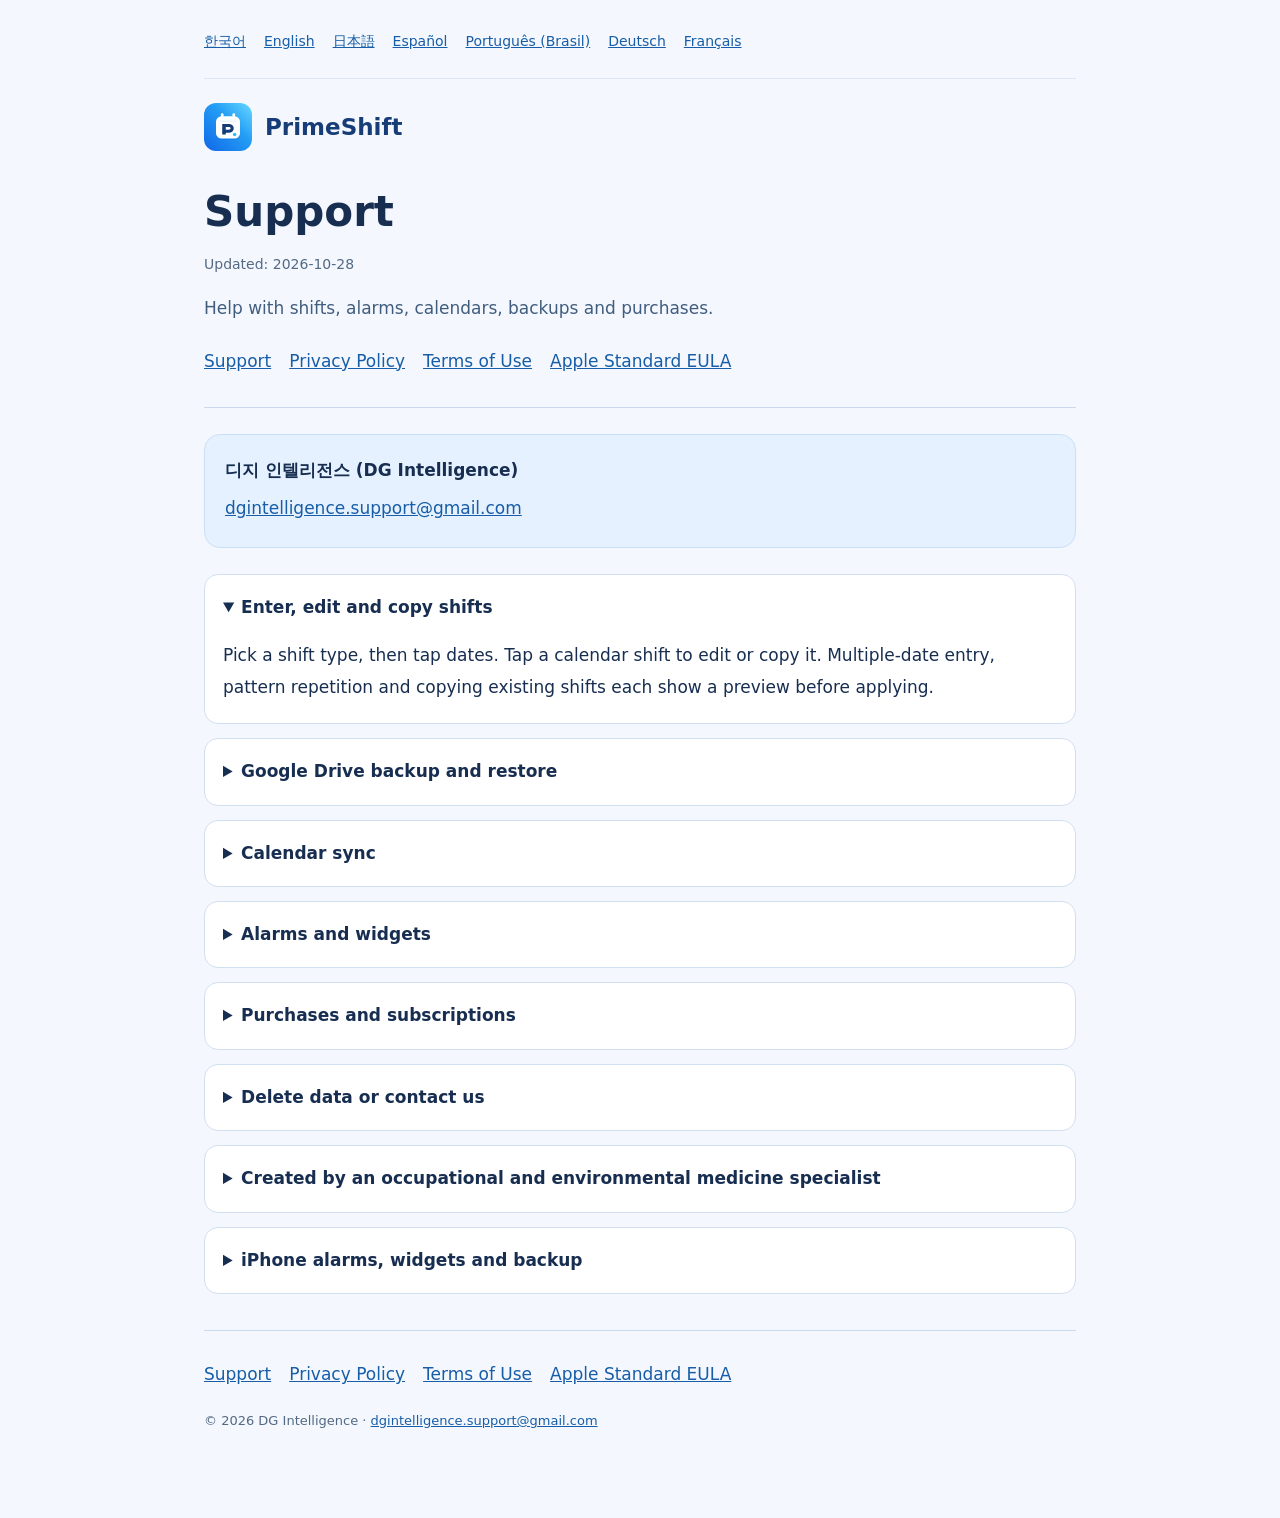
<file: index.html>
<!doctype html>
<html lang="en"><head><meta charset="utf-8"><meta name="viewport" content="width=device-width,initial-scale=1"><meta name="referrer" content="no-referrer"><meta name="description" content="PrimeShift support, privacy and terms. Operated by DG Intelligence."><title>PrimeShift · Support</title><link rel="icon" href="icon.svg" type="image/svg+xml"><link rel="stylesheet" href="style.css"><script src="site.js" defer></script></head><body><main><nav class="languages" aria-label="Language"><a href="index.html?lang=ko" lang="ko" hreflang="ko">한국어</a><a href="index.html?lang=en" lang="en" hreflang="en">English</a><a href="index.html?lang=ja" lang="ja" hreflang="ja">日本語</a><a href="index.html?lang=es" lang="es" hreflang="es">Español</a><a href="index.html?lang=pt-BR" lang="pt-BR" hreflang="pt-BR">Português (Brasil)</a><a href="index.html?lang=de" lang="de" hreflang="de">Deutsch</a><a href="index.html?lang=fr" lang="fr" hreflang="fr">Français</a></nav><article data-lang="ko" lang="ko" hidden><header><a class="brand" href="index.html?lang=ko"><img src="icon.svg" alt="" width="48" height="48">PrimeShift</a><h1>고객지원</h1><p class="date">최종 업데이트: 2026-10-28</p><p class="intro">근무표 입력, 알람, 캘린더 연결과 백업을 간단히 확인하세요.</p><nav class="pages" aria-label="PrimeShift"><a href="index.html?lang=ko">고객지원</a><a href="privacy.html?lang=ko">개인정보처리방침</a><a href="terms.html?lang=ko">이용약관</a><a href="https://www.apple.com/legal/internet-services/itunes/dev/stdeula/">Apple Standard EULA</a></nav></header><div class="contact"><b>디지 인텔리전스 (DG Intelligence)</b><a href="mailto:dgintelligence.support@gmail.com">dgintelligence.support@gmail.com</a></div><details open><summary>근무 입력·수정·복사</summary><p>근무 유형을 고르고 날짜를 누르면 입력합니다. 달력의 근무를 누르면 수정·다른 날 복사를 할 수 있습니다. 여러 날 입력, 패턴 반복, 기존 근무 복사는 각각의 날짜 미리보기를 확인한 뒤 적용하세요.</p></details><details><summary>Google Drive 백업·복원</summary><p>설정 → 데이터 백업·복원 → 백업 파일 저장에서 저장창 메뉴의 Google Drive를 선택하세요. 가져오기에서 JSON 파일을 고르고 날짜·기간·근무 수를 확인해 복원합니다. 자동 백업이 아니며 저장 후 Drive에서 업로드 완료를 확인하세요. 복원 전 현재 데이터도 백업하세요.</p></details><details><summary>캘린더 동기화</summary><p>Pro의 기기 캘린더 연결에서 쓸 수 있는 캘린더를 선택하세요. Google 계정 캘린더는 삼성 캘린더 앱에서도 볼 수 있습니다. 기기 전용 일정은 자동으로 Google 서버에 동기화되지 않습니다. 계정·기기의 동기화 상태를 확인하세요. 캘린더 동기화는 급여·메모·설정 전체 백업이 아닙니다.</p></details><details><summary>알람·위젯</summary><p>설정에서 출근 알람, 알림·정확한 알람 허용과 기기 알람 음량을 확인하세요. 테스트 알람으로 소리를 확인할 수 있습니다. 강제 중지 후에는 앱을 다시 여세요. Android 홈 화면을 길게 누르고 위젯 목록에서 프라임시프트를 추가할 수 있습니다.</p></details><details><summary>구매·구독·복원</summary><p>설정 → PrimeShift Pro에서 월간·연간 구독 또는 평생 이용권을 선택합니다. 구매 복원은 구매한 스토어와 같은 계정으로 이용하세요. iOS에서는 구독 관리가 Apple 관리 화면을 엽니다. 구독 해지·환불은 구매한 스토어에서 진행하며, 앱 삭제로 구독이 해지되지는 않습니다.</p></details><details><summary>데이터 삭제와 문의</summary><p>기기 전체 로컬 정보 삭제는 Android 앱 설정의 저장공간·데이터 삭제 또는 앱 삭제를 이용하세요. 백업 파일과 내보낸 캘린더는 따로 지웁니다. 문의에는 앱 버전·기종·OS·재현 순서만 먼저 보내세요. 비밀번호·인증번호·전체 카드정보는 보내지 말고 일정·급여가 보이는 자료는 필요한 부분만 가려서 보내세요.</p></details><details><summary>직업환경의학과 전문의가 만든 앱</summary><p>교대근무자의 근무와 휴식 시간을 한눈에 살펴보고, 일정 관리의 번거로움을 줄이기 위해 만들었습니다. 보기 쉬운 달력과 빠른 입력에 집중해, 근무 밖의 시간도 편하게 계획할 수 있도록 했습니다.</p></details><details><summary>iPhone 알람·위젯·백업</summary><p>iOS 26 이상은 시스템 알람을 사용합니다. 이전 버전은 무음·집중 모드의 영향을 받을 수 있는 알림으로 알려드립니다. 홈 화면을 길게 눌러 PrimeShift 위젯을 추가하세요. 설정 → 데이터 백업·복원에서 저장창의 iCloud Drive를 선택하고, 파일 앱의 동기화 완료를 확인하세요. 전체 로컬 정보를 지우려면 iOS에서 앱을 삭제하세요. 앱 정리하기(Offload)는 데이터를 보존합니다.</p></details><footer><nav class="pages" aria-label="PrimeShift"><a href="index.html?lang=ko">고객지원</a><a href="privacy.html?lang=ko">개인정보처리방침</a><a href="terms.html?lang=ko">이용약관</a><a href="https://www.apple.com/legal/internet-services/itunes/dev/stdeula/">Apple Standard EULA</a></nav><p>© 2026 DG Intelligence · <a href="mailto:dgintelligence.support@gmail.com">dgintelligence.support@gmail.com</a></p></footer></article>
<article data-lang="en" lang="en"><header><a class="brand" href="index.html?lang=en"><img src="icon.svg" alt="" width="48" height="48">PrimeShift</a><h1>Support</h1><p class="date">Updated: 2026-10-28</p><p class="intro">Help with shifts, alarms, calendars, backups and purchases.</p><nav class="pages" aria-label="PrimeShift"><a href="index.html?lang=en">Support</a><a href="privacy.html?lang=en">Privacy Policy</a><a href="terms.html?lang=en">Terms of Use</a><a href="https://www.apple.com/legal/internet-services/itunes/dev/stdeula/">Apple Standard EULA</a></nav></header><div class="contact"><b>디지 인텔리전스 (DG Intelligence)</b><a href="mailto:dgintelligence.support@gmail.com">dgintelligence.support@gmail.com</a></div><details open><summary>Enter, edit and copy shifts</summary><p>Pick a shift type, then tap dates. Tap a calendar shift to edit or copy it. Multiple-date entry, pattern repetition and copying existing shifts each show a preview before applying.</p></details><details><summary>Google Drive backup and restore</summary><p>Open Settings → Data backup and restore → Save backup, then choose Google Drive in the system picker menu. Import the JSON file and check its date, range and count before restoring. Backups are manual: confirm upload completion in Drive. Back up current data before replacing it.</p></details><details><summary>Calendar sync</summary><p>Choose a writable calendar in Pro's device-calendar connection. Google account calendars can also appear in Samsung Calendar. Device-only events do not automatically upload to Google. Check device and account sync settings. Calendar sync does not back up all pay rules, notes or app settings.</p></details><details><summary>Alarms and widgets</summary><p>Check shift alarms, notification/exact-alarm permission and device alarm volume in Settings. Use the test alarm to check sound. Reopen the app after force-stopping it. On Android, long-press the home screen and add PrimeShift from Widgets.</p></details><details><summary>Purchases and subscriptions</summary><p>Open Settings → PrimeShift Pro to choose a monthly, yearly or lifetime plan. Restore purchases with the same purchasing store and account. On iOS, Manage Subscription opens Apple’s management screen. Cancel or request refunds through the purchasing store. Uninstalling does not cancel a subscription.</p></details><details><summary>Delete data or contact us</summary><p>Clear app storage in Android settings or uninstall to remove local app data. Remove external backups and exported calendar events separately. Send app version, device, OS and reproduction steps first. Never send passwords, verification codes or full card details; redact private schedules and pay information.</p></details><details><summary>Created by an occupational and environmental medicine specialist</summary><p>PrimeShift was created to help shift workers see their work and rest time clearly and spend less effort managing schedules. A clear calendar and quick entry make it easier to plan life outside work, too.</p></details><details><summary>iPhone alarms, widgets and backup</summary><p>iOS 26 and later use system alarms. Earlier versions use notifications that can be affected by silent and Focus modes. Long-press the home screen to add a PrimeShift widget. In Settings → Backup/restore, choose iCloud Drive in the save picker and check that Files reports synchronization complete. Delete the app in iOS to remove all local app data; Offload App preserves data.</p></details><footer><nav class="pages" aria-label="PrimeShift"><a href="index.html?lang=en">Support</a><a href="privacy.html?lang=en">Privacy Policy</a><a href="terms.html?lang=en">Terms of Use</a><a href="https://www.apple.com/legal/internet-services/itunes/dev/stdeula/">Apple Standard EULA</a></nav><p>© 2026 DG Intelligence · <a href="mailto:dgintelligence.support@gmail.com">dgintelligence.support@gmail.com</a></p></footer></article>
<article data-lang="ja" lang="ja" hidden><header><a class="brand" href="index.html?lang=ja"><img src="icon.svg" alt="" width="48" height="48">PrimeShift</a><h1>サポート</h1><p class="date">最終更新日：2026年10月28日</p><p class="intro">シフト入力、アラーム、カレンダー、バックアップの使い方をご案内します。</p><nav class="pages" aria-label="PrimeShift"><a href="index.html?lang=ja">サポート</a><a href="privacy.html?lang=ja">プライバシーポリシー</a><a href="terms.html?lang=ja">利用規約</a><a href="https://www.apple.com/legal/internet-services/itunes/dev/stdeula/">Apple Standard EULA</a></nav></header><div class="contact"><b>디지 인텔리전스 (DG Intelligence)</b><a href="mailto:dgintelligence.support@gmail.com">dgintelligence.support@gmail.com</a></div><details open><summary>入力・編集・コピー</summary><p>勤務種類を選び日付をタップします。カレンダーの勤務をタップすると編集・別日コピーができます。複数日、パターン繰り返し、既存勤務コピーは各プレビューを確認して適用します。</p></details><details><summary>Google Driveバックアップ</summary><p>設定 → データのバックアップ・復元 → 保存でシステム保存先メニューのGoogle Driveを選びます。取り込みでJSONを選び日付・期間・件数を確認します。自動保存ではないためDriveのアップロード完了を確認し、復元前の現在データも保存してください。</p></details><details><summary>カレンダー同期</summary><p>Proの端末カレンダー連携で書き込み可能なものを選びます。Google予定はSamsung Calendarでも表示できます。端末専用予定はGoogleに自動送信されません。端末・アカウント同期設定を確認してください。給与・メモ・設定全体のバックアップにはなりません。</p></details><details><summary>アラームとウィジェット</summary><p>出勤アラーム、通知・正確なアラーム権限、端末のアラーム音量を確認しテスト機能を使ってください。強制停止後はアプリを開き直します。Androidホーム画面を長押ししウィジェットから追加できます。</p></details><details><summary>購入と復元</summary><p>設定 → PrimeShift Proで月間・年間・買い切りプランを選びます。購入したストアと同じアカウントで購入を復元してください。iOSの「サブスクリプションを管理」はAppleの管理画面を開きます。解約・返金は購入ストアで行います。アプリを削除しても解約されません。</p></details><details><summary>削除とお問い合わせ</summary><p>Android設定のアプリデータ消去やアンインストールでローカルデータを削除できます。外部バックアップ・書き出した予定は別途削除します。まずアプリ版、機種、OS、再現手順をお送りください。パスワード・認証番号・カード全情報は送らず、勤務・給与が写る部分は必要最小限にしてください。</p></details><details><summary>職業環境医学の専門医が開発</summary><p>交代勤務の方が勤務と休みの時間をひと目で確認し、予定管理の手間を減らせるように開発しました。見やすいカレンダーとすばやい入力で、仕事以外の時間も計画しやすくしました。</p></details><details><summary>iPhoneのアラーム・ウィジェット・バックアップ</summary><p>iOS 26以降はシステムアラームを使います。以前の通知は消音・集中モードの影響を受ける場合があります。ホーム画面を長押ししてPrimeShiftウィジェットを追加してください。設定のバックアップ・復元からiCloud Driveに保存し、ファイルで同期完了を確認します。全ローカルデータを消す場合はアプリを削除してください。「Appを取り除く」はデータを保持します。</p></details><footer><nav class="pages" aria-label="PrimeShift"><a href="index.html?lang=ja">サポート</a><a href="privacy.html?lang=ja">プライバシーポリシー</a><a href="terms.html?lang=ja">利用規約</a><a href="https://www.apple.com/legal/internet-services/itunes/dev/stdeula/">Apple Standard EULA</a></nav><p>© 2026 DG Intelligence · <a href="mailto:dgintelligence.support@gmail.com">dgintelligence.support@gmail.com</a></p></footer></article>
<article data-lang="es" lang="es" hidden><header><a class="brand" href="index.html?lang=es"><img src="icon.svg" alt="" width="48" height="48">PrimeShift</a><h1>Soporte</h1><p class="date">Actualizado: 2026-10-28</p><p class="intro">Ayuda con turnos, alarmas, calendarios, copias y compras.</p><nav class="pages" aria-label="PrimeShift"><a href="index.html?lang=es">Soporte</a><a href="privacy.html?lang=es">Política de privacidad</a><a href="terms.html?lang=es">Condiciones de uso</a><a href="https://www.apple.com/legal/internet-services/itunes/dev/stdeula/">Apple Standard EULA</a></nav></header><div class="contact"><b>디지 인텔리전스 (DG Intelligence)</b><a href="mailto:dgintelligence.support@gmail.com">dgintelligence.support@gmail.com</a></div><details open><summary>Introducir, editar y copiar</summary><p>Elige un turno y toca fechas. Toca el turno del calendario para editarlo o copiarlo. Revisa la vista previa de varios días, repetición de patrón o copia antes de aplicar.</p></details><details><summary>Copia en Google Drive</summary><p>En Ajustes → Copia y restauración → Guardar copia, elige Google Drive en el menú del selector. Importa el JSON y revisa fecha, periodo y cantidad. Es manual: confirma que Drive terminó la subida. Guarda los datos actuales antes de restaurar.</p></details><details><summary>Sincronizar calendarios</summary><p>En Pro, elige un calendario con escritura. Un calendario Google también puede verse en Samsung Calendar. Los eventos solo locales no se suben automáticamente. Revisa sincronización de dispositivo y cuenta. No es una copia completa de notas, salarios y ajustes.</p></details><details><summary>Alarmas y widgets</summary><p>Revisa alarmas, permisos de notificación y alarma exacta y volumen de alarma. Usa la prueba de sonido. Tras forzar la detención, abre la app. Añade el widget desde la pantalla de inicio Android.</p></details><details><summary>Compras</summary><p>Ve a Ajustes → PrimeShift Pro para elegir un plan mensual, anual o de por vida. Restaura compras con la misma tienda y cuenta. En iOS, Gestionar suscripción abre la pantalla de Apple. Cancela o pide un reembolso en la tienda de compra. Desinstalar no cancela la suscripción.</p></details><details><summary>Borrar datos y pedir ayuda</summary><p>Borra el almacenamiento de la app en Android o desinstala para eliminar datos locales; borra las copias y eventos exportados por separado. Envía versión, modelo, sistema y pasos. No envíes contraseñas, códigos ni datos completos de tarjeta. Oculta horarios y salarios privados.</p></details><details><summary>Creada por un médico especialista en medicina del trabajo y medioambiental</summary><p>PrimeShift se creó para que quienes trabajan por turnos puedan ver con claridad sus horas de trabajo y descanso y dedicar menos esfuerzo a organizar su agenda. Un calendario claro y una entrada rápida facilitan también planear la vida fuera del trabajo.</p></details><details><summary>Alarmas, widgets y copias en iPhone</summary><p>iOS 26 y posteriores usan alarmas del sistema. En versiones anteriores, silencio y Concentración pueden afectar a las notificaciones. Mantén pulsada la pantalla de inicio para añadir PrimeShift. Guarda en iCloud Drive desde ajustes de copia/restauración y comprueba la sincronización en Archivos. Elimina la app para borrar todos sus datos locales; desinstalarla conservando datos no los borra.</p></details><footer><nav class="pages" aria-label="PrimeShift"><a href="index.html?lang=es">Soporte</a><a href="privacy.html?lang=es">Política de privacidad</a><a href="terms.html?lang=es">Condiciones de uso</a><a href="https://www.apple.com/legal/internet-services/itunes/dev/stdeula/">Apple Standard EULA</a></nav><p>© 2026 DG Intelligence · <a href="mailto:dgintelligence.support@gmail.com">dgintelligence.support@gmail.com</a></p></footer></article>
<article data-lang="pt-BR" lang="pt-BR" hidden><header><a class="brand" href="index.html?lang=pt-BR"><img src="icon.svg" alt="" width="48" height="48">PrimeShift</a><h1>Suporte</h1><p class="date">Atualizado: 2026-10-28</p><p class="intro">Ajuda com escalas, alarmes, calendários, backups e compras.</p><nav class="pages" aria-label="PrimeShift"><a href="index.html?lang=pt-BR">Suporte</a><a href="privacy.html?lang=pt-BR">Política de Privacidade</a><a href="terms.html?lang=pt-BR">Termos de Uso</a><a href="https://www.apple.com/legal/internet-services/itunes/dev/stdeula/">Apple Standard EULA</a></nav></header><div class="contact"><b>디지 인텔리전스 (DG Intelligence)</b><a href="mailto:dgintelligence.support@gmail.com">dgintelligence.support@gmail.com</a></div><details open><summary>Incluir, editar e copiar</summary><p>Escolha um turno e toque nas datas. Toque no turno do calendário para editar ou copiar. Confira a prévia de vários dias, repetição de padrão ou cópia antes de aplicar.</p></details><details><summary>Backup no Google Drive</summary><p>Em Ajustes → Backup e restauração → Salvar backup, escolha Google Drive no menu do seletor. Importe o JSON e confira data, período e quantidade. O processo é manual: confirme a conclusão do upload no Drive. Salve os dados atuais antes de restaurar.</p></details><details><summary>Calendários</summary><p>No Pro, escolha um calendário gravável. A conta Google também pode aparecer no Samsung Calendar. Eventos apenas locais não sobem automaticamente. Confira a sincronização do aparelho e da conta. Isso não substitui backup completo de notas, remuneração e ajustes.</p></details><details><summary>Alarmes e widgets</summary><p>Confira alarmes, permissões de notificação e alarme exato e volume de alarme. Use o teste de som. Após forçar a parada, reabra o app. Adicione o widget pela tela inicial Android.</p></details><details><summary>Compras</summary><p>Abra Ajustes → PrimeShift Pro para escolher o plano mensal, anual ou vitalício. Restaure compras na mesma loja e conta da compra. No iOS, Gerenciar assinatura abre a tela da Apple. Cancele ou peça reembolso na loja da compra. Desinstalar não cancela a assinatura.</p></details><details><summary>Excluir dados e pedir ajuda</summary><p>Limpe o armazenamento do app no Android ou desinstale para excluir dados locais. Apague backups externos e eventos exportados separadamente. Envie versão, modelo, sistema e passos. Não envie senhas, códigos ou cartão completo; oculte escalas e dados salariais privados.</p></details><details><summary>Criado por um médico especialista em medicina do trabalho e ambiental</summary><p>O PrimeShift foi criado para ajudar quem trabalha em turnos a visualizar os horários de trabalho e descanso e reduzir o esforço de organizar a escala. Um calendário claro e a inclusão rápida facilitam também planejar a vida fora do trabalho.</p></details><details><summary>Alarmes, widgets e backup no iPhone</summary><p>O iOS 26 e posteriores usam alarmes do sistema. Em versões anteriores, silencioso e Foco podem afetar as notificações. Mantenha a tela inicial pressionada para adicionar o widget. Salve em iCloud Drive nos ajustes de backup/restauração e confira a sincronização em Arquivos. Apague o app para remover todos os dados locais; desinstalar preservando dados não os apaga.</p></details><footer><nav class="pages" aria-label="PrimeShift"><a href="index.html?lang=pt-BR">Suporte</a><a href="privacy.html?lang=pt-BR">Política de Privacidade</a><a href="terms.html?lang=pt-BR">Termos de Uso</a><a href="https://www.apple.com/legal/internet-services/itunes/dev/stdeula/">Apple Standard EULA</a></nav><p>© 2026 DG Intelligence · <a href="mailto:dgintelligence.support@gmail.com">dgintelligence.support@gmail.com</a></p></footer></article>
<article data-lang="de" lang="de" hidden><header><a class="brand" href="index.html?lang=de"><img src="icon.svg" alt="" width="48" height="48">PrimeShift</a><h1>Support</h1><p class="date">Aktualisiert: 2026-10-28</p><p class="intro">Hilfe zu Schichten, Weckalarmen, Kalendern, Sicherungen und Käufen.</p><nav class="pages" aria-label="PrimeShift"><a href="index.html?lang=de">Support</a><a href="privacy.html?lang=de">Datenschutzerklärung</a><a href="terms.html?lang=de">Nutzungsbedingungen</a><a href="https://www.apple.com/legal/internet-services/itunes/dev/stdeula/">Apple Standard EULA</a></nav></header><div class="contact"><b>디지 인텔리전스 (DG Intelligence)</b><a href="mailto:dgintelligence.support@gmail.com">dgintelligence.support@gmail.com</a></div><details open><summary>Eingeben, bearbeiten und kopieren</summary><p>Wähle eine Schicht und tippe auf Daten. Tippe auf eine Kalenderschicht zum Bearbeiten oder Kopieren. Prüfe vor Anwendung die Vorschau für mehrere Tage, Musterwiederholung oder Kopie.</p></details><details><summary>Google-Drive-Sicherung</summary><p>Unter Einstellungen → Datensicherung/Wiederherstellung → Sicherung speichern wähle Google Drive im Systemdialog. Importiere JSON und prüfe Datum, Zeitraum und Anzahl. Die Sicherung ist manuell: bestätige den abgeschlossenen Upload in Drive. Sichere aktuelle Daten vor dem Ersetzen.</p></details><details><summary>Kalendersynchronisierung</summary><p>Wähle in Pro einen beschreibbaren Kalender. Google-Kalender lassen sich auch in Samsung Calendar anzeigen. Rein lokale Termine werden nicht automatisch hochgeladen. Prüfe Geräte-/Kontosynchronisierung. Das ersetzt keine vollständige Sicherung von Vergütung, Notizen und Einstellungen.</p></details><details><summary>Alarme und Widgets</summary><p>Prüfe Schichtalarme, Benachrichtigungs-/Alarmberechtigungen und Alarmlautstärke. Nutze den Testalarm. Nach erzwungenem Stoppen App erneut öffnen. Android-Widget durch langes Drücken auf den Startbildschirm hinzufügen.</p></details><details><summary>Käufe</summary><p>Unter Einstellungen → PrimeShift Pro wählen Sie Monats-, Jahresabo oder Dauerkauf. Stellen Sie Käufe mit demselben Store und Kaufkonto wieder her. Unter iOS öffnet „Abo verwalten“ die Apple-Verwaltung. Kündigung und Erstattung erfolgen im Kauf-Store. Deinstallation kündigt kein Abo.</p></details><details><summary>Löschen und Kontakt</summary><p>App-Speicher in Android löschen oder deinstallieren, um lokale Daten zu entfernen. Externe Sicherungen und exportierte Termine separat löschen. Sende Version, Gerät, System und Schritte. Keine Passwörter, Bestätigungscodes oder vollständigen Kartendaten; private Pläne und Vergütung schwärzen.</p></details><details><summary>Von einem auf Arbeits- und Umweltmedizin spezialisierten Arzt entwickelt</summary><p>PrimeShift wurde entwickelt, damit Schichtarbeitende ihre Arbeits- und Ruhezeiten auf einen Blick sehen und weniger Aufwand mit der Planung haben. Ein übersichtlicher Kalender und eine schnelle Eingabe erleichtern auch die Planung der Zeit außerhalb der Arbeit.</p></details><details><summary>iPhone-Alarme, Widgets und Sicherung</summary><p>Ab iOS 26 werden Systemalarme verwendet. Bei älteren Versionen können Lautlos- und Fokusmodi Benachrichtigungen beeinflussen. Halte den Startbildschirm gedrückt, um PrimeShift hinzuzufügen. Wähle iCloud Drive beim Sichern und prüfe die abgeschlossene Synchronisierung in Dateien. Lösche die App für die vollständige lokale Datenlöschung; Auslagern behält Daten.</p></details><footer><nav class="pages" aria-label="PrimeShift"><a href="index.html?lang=de">Support</a><a href="privacy.html?lang=de">Datenschutzerklärung</a><a href="terms.html?lang=de">Nutzungsbedingungen</a><a href="https://www.apple.com/legal/internet-services/itunes/dev/stdeula/">Apple Standard EULA</a></nav><p>© 2026 DG Intelligence · <a href="mailto:dgintelligence.support@gmail.com">dgintelligence.support@gmail.com</a></p></footer></article>
<article data-lang="fr" lang="fr" hidden><header><a class="brand" href="index.html?lang=fr"><img src="icon.svg" alt="" width="48" height="48">PrimeShift</a><h1>Assistance</h1><p class="date">Mise à jour : 2026-10-28</p><p class="intro">Aide pour les services, alarmes, calendriers, sauvegardes et achats.</p><nav class="pages" aria-label="PrimeShift"><a href="index.html?lang=fr">Assistance</a><a href="privacy.html?lang=fr">Politique de confidentialité</a><a href="terms.html?lang=fr">Conditions d’utilisation</a><a href="https://www.apple.com/legal/internet-services/itunes/dev/stdeula/">Apple Standard EULA</a></nav></header><div class="contact"><b>디지 인텔리전스 (DG Intelligence)</b><a href="mailto:dgintelligence.support@gmail.com">dgintelligence.support@gmail.com</a></div><details open><summary>Saisir, modifier et copier</summary><p>Choisissez un service et touchez les dates. Touchez un service du calendrier pour le modifier ou copier. Vérifiez l’aperçu des jours multiples, de la répétition et de la copie avant application.</p></details><details><summary>Sauvegarde Google Drive</summary><p>Réglages → Sauvegarde/restauration → Enregistrer : choisissez Google Drive dans le sélecteur système. Importez le JSON et vérifiez date, période et nombre. C’est manuel : confirmez la fin du transfert dans Drive. Sauvegardez les données actuelles avant remplacement.</p></details><details><summary>Calendriers</summary><p>Dans Pro, choisissez un calendrier modifiable. Les calendriers Google peuvent aussi apparaître dans Samsung Calendar. Les événements purement locaux ne sont pas automatiquement transférés. Vérifiez la synchronisation de l’appareil et du compte. Ce n’est pas une sauvegarde complète des notes, salaires et réglages.</p></details><details><summary>Alarmes et widgets</summary><p>Vérifiez alarmes, autorisations de notification et d’alarme exacte, et volume d’alarme. Utilisez le test sonore. Rouvrez l’app après un arrêt forcé. Ajoutez le widget depuis l’écran d’accueil Android.</p></details><details><summary>Achats</summary><p>Ouvrez Réglages → PrimeShift Pro pour choisir un forfait mensuel, annuel ou à vie. Restaurez les achats avec la même boutique et le même compte. Sur iOS, Gérer l’abonnement ouvre l’écran Apple. Résiliez ou demandez un remboursement dans la boutique d’achat. Désinstaller ne résilie pas l’abonnement.</p></details><details><summary>Suppression et assistance</summary><p>Effacez le stockage de l’app dans Android ou désinstallez pour supprimer les données locales. Supprimez séparément sauvegardes et événements exportés. Envoyez version, modèle, système et étapes. N’envoyez jamais mots de passe, codes ou carte complète ; masquez plannings et rémunération privés.</p></details><details><summary>Créée par un médecin spécialiste en médecine du travail et environnementale</summary><p>PrimeShift a été créée pour aider les personnes travaillant en horaires décalés à voir clairement leurs temps de travail et de repos et à simplifier la gestion du planning. Un calendrier lisible et une saisie rapide facilitent aussi l’organisation de la vie en dehors du travail.</p></details><details><summary>Alarmes, widgets et sauvegarde sur iPhone</summary><p>iOS 26 et versions ultérieures utilisent les alarmes système. Sur les versions antérieures, silencieux et Concentration peuvent affecter les notifications. Maintenez l’écran d’accueil pour ajouter PrimeShift. Choisissez iCloud Drive lors de la sauvegarde et vérifiez la synchronisation dans Fichiers. Supprimez l’app pour effacer toutes ses données locales ; décharger l’app les conserve.</p></details><footer><nav class="pages" aria-label="PrimeShift"><a href="index.html?lang=fr">Assistance</a><a href="privacy.html?lang=fr">Politique de confidentialité</a><a href="terms.html?lang=fr">Conditions d’utilisation</a><a href="https://www.apple.com/legal/internet-services/itunes/dev/stdeula/">Apple Standard EULA</a></nav><p>© 2026 DG Intelligence · <a href="mailto:dgintelligence.support@gmail.com">dgintelligence.support@gmail.com</a></p></footer></article></main></body></html>
</file>
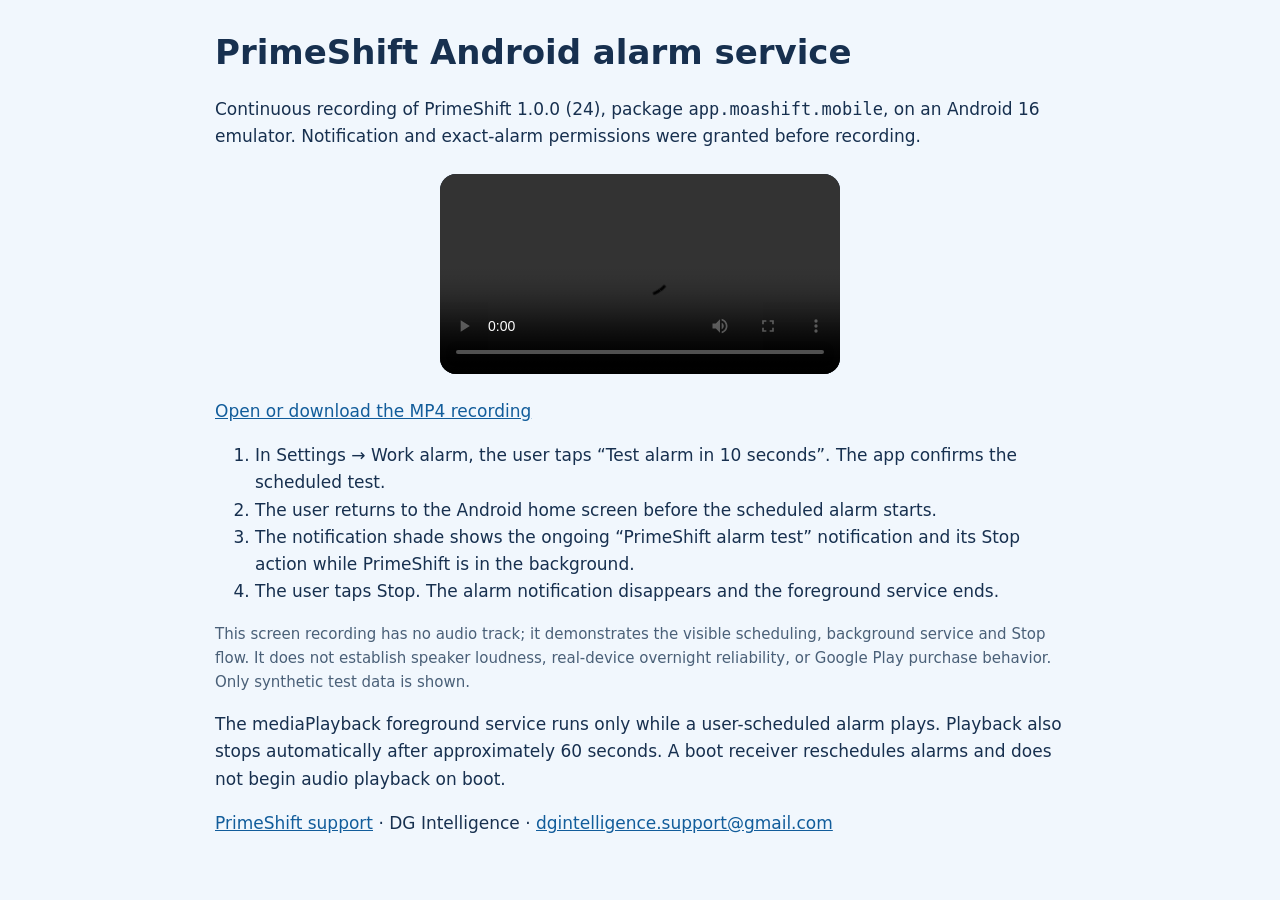
<file: alarm-service-demo.html>
<!doctype html>
<html lang="en">
<meta charset="utf-8">
<meta name="viewport" content="width=device-width,initial-scale=1">
<title>PrimeShift — Android alarm service demonstration</title>
<style>body{font:17px/1.6 system-ui,sans-serif;color:#17304f;background:#f1f7fd;max-width:850px;margin:32px auto;padding:0 20px}h1{line-height:1.2}video{display:block;background:#142943;width:min(100%,400px);max-height:75vh;border-radius:16px;margin:24px auto}a{color:#125d9b}.note{font-size:15px;color:#4a6078}</style>
<h1>PrimeShift Android alarm service</h1>
<p>Continuous recording of PrimeShift 1.0.0 (24), package <code>app.moashift.mobile</code>, on an Android 16 emulator. Notification and exact-alarm permissions were granted before recording.</p>
<video controls playsinline preload="metadata" src="alarm-service-demo.mp4"></video>
<p><a href="alarm-service-demo.mp4">Open or download the MP4 recording</a></p>
<ol>
<li>In Settings → Work alarm, the user taps “Test alarm in 10 seconds”. The app confirms the scheduled test.</li>
<li>The user returns to the Android home screen before the scheduled alarm starts.</li>
<li>The notification shade shows the ongoing “PrimeShift alarm test” notification and its Stop action while PrimeShift is in the background.</li>
<li>The user taps Stop. The alarm notification disappears and the foreground service ends.</li>
</ol>
<p class="note">This screen recording has no audio track; it demonstrates the visible scheduling, background service and Stop flow. It does not establish speaker loudness, real-device overnight reliability, or Google Play purchase behavior. Only synthetic test data is shown.</p>
<p>The mediaPlayback foreground service runs only while a user-scheduled alarm plays. Playback also stops automatically after approximately 60 seconds. A boot receiver reschedules alarms and does not begin audio playback on boot.</p>
<p><a href="./">PrimeShift support</a> · DG Intelligence · <a href="mailto:dgintelligence.support@gmail.com">dgintelligence.support@gmail.com</a></p>
</html>
</file>
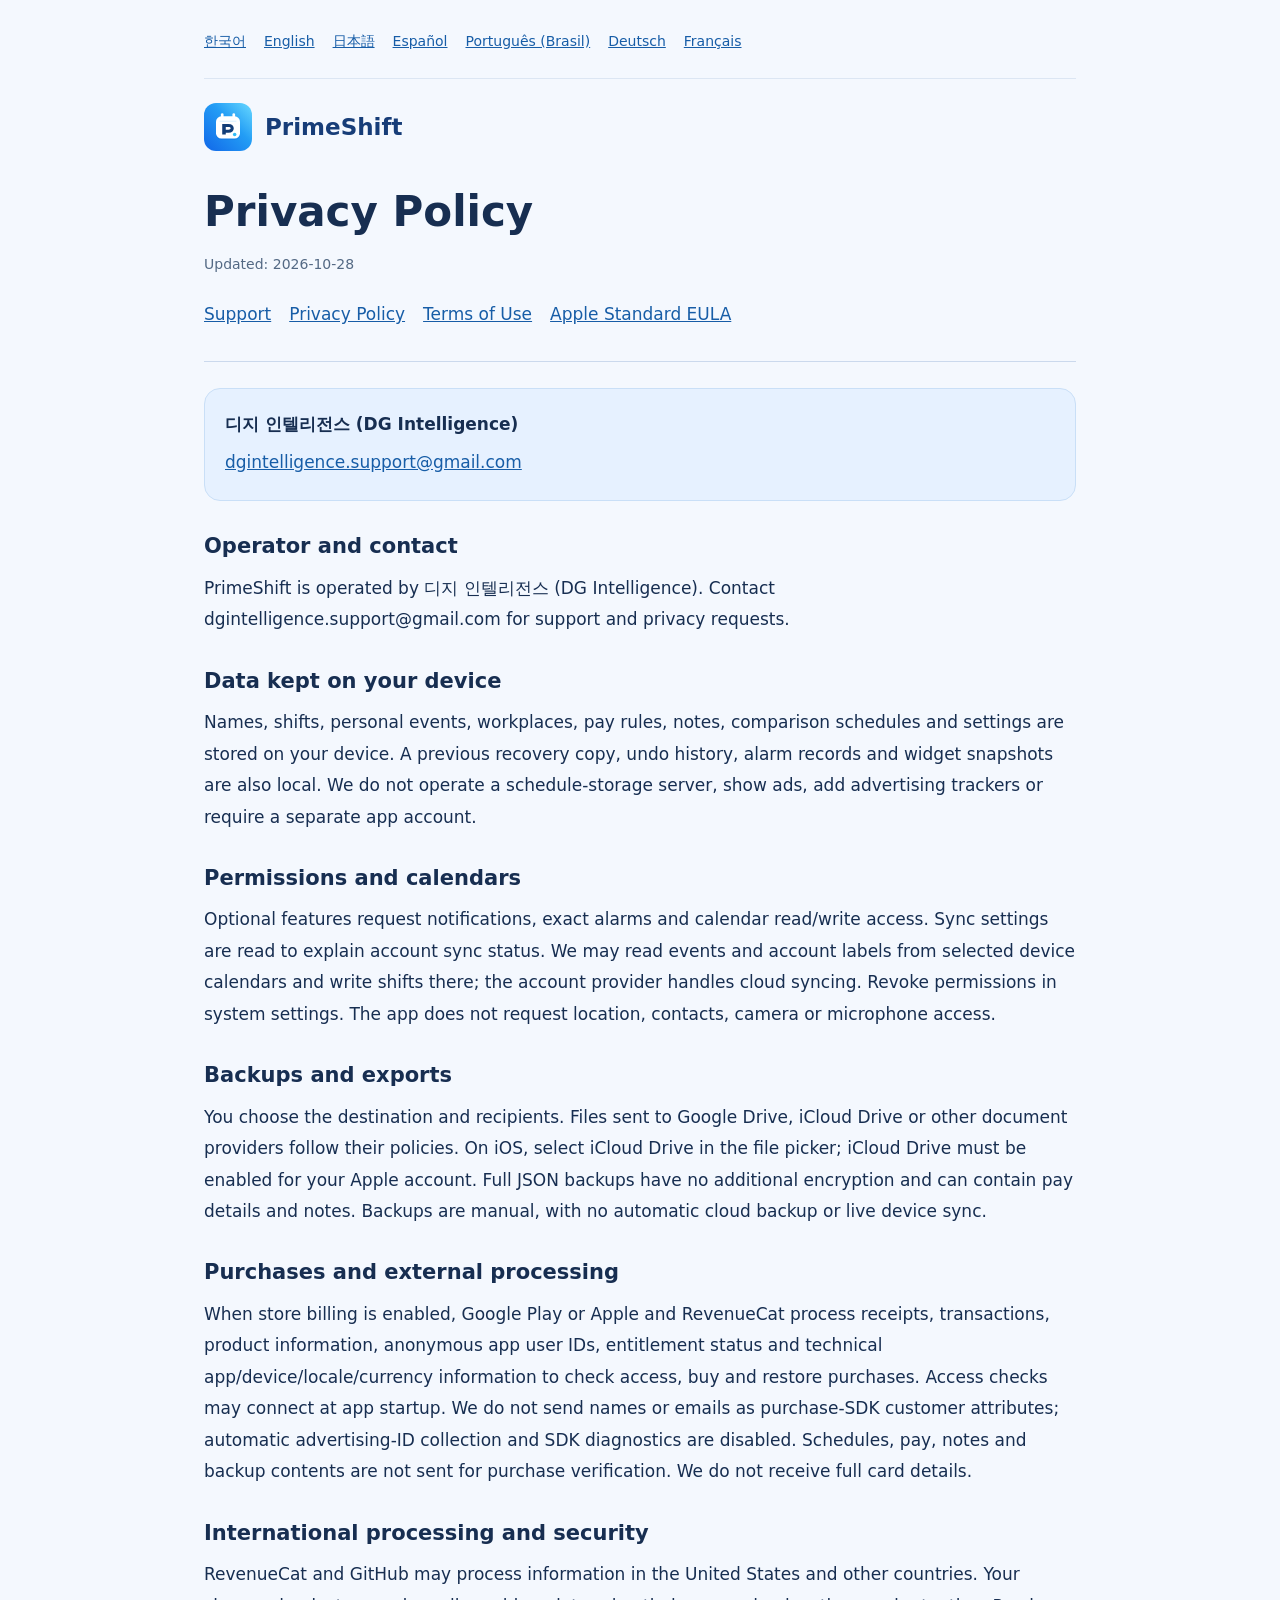
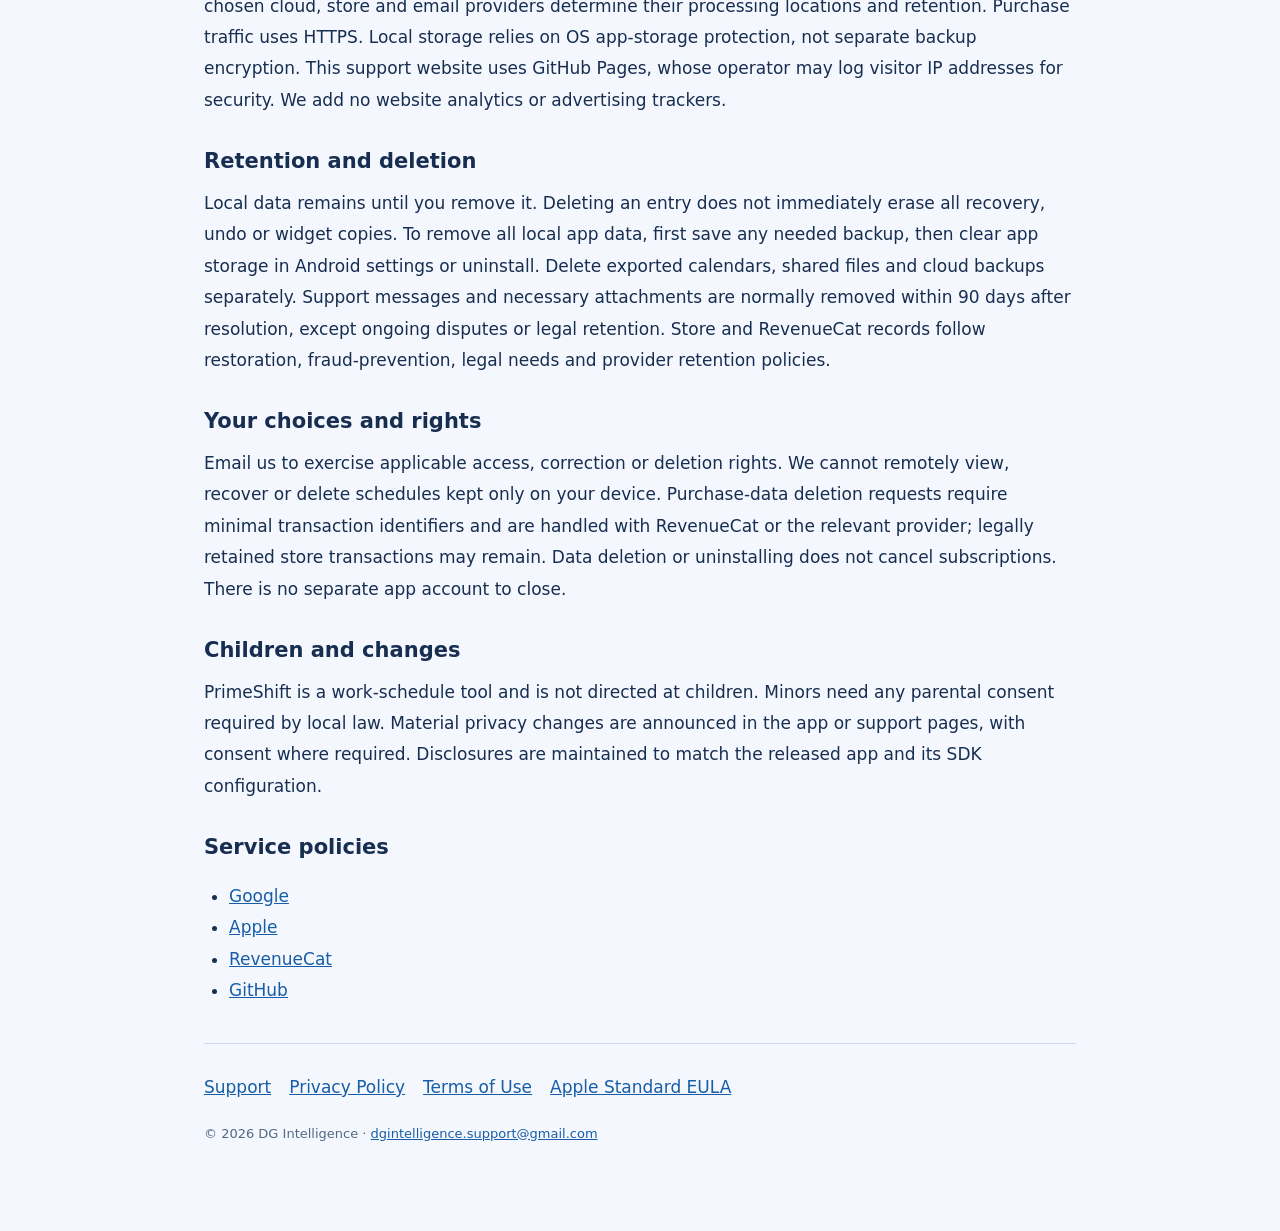
<file: privacy.html>
<!doctype html>
<html lang="en"><head><meta charset="utf-8"><meta name="viewport" content="width=device-width,initial-scale=1"><meta name="referrer" content="no-referrer"><meta name="description" content="PrimeShift support, privacy and terms. Operated by DG Intelligence."><title>PrimeShift · Privacy Policy</title><link rel="icon" href="icon.svg" type="image/svg+xml"><link rel="stylesheet" href="style.css"><script src="site.js" defer></script></head><body><main><nav class="languages" aria-label="Language"><a href="privacy.html?lang=ko" lang="ko" hreflang="ko">한국어</a><a href="privacy.html?lang=en" lang="en" hreflang="en">English</a><a href="privacy.html?lang=ja" lang="ja" hreflang="ja">日本語</a><a href="privacy.html?lang=es" lang="es" hreflang="es">Español</a><a href="privacy.html?lang=pt-BR" lang="pt-BR" hreflang="pt-BR">Português (Brasil)</a><a href="privacy.html?lang=de" lang="de" hreflang="de">Deutsch</a><a href="privacy.html?lang=fr" lang="fr" hreflang="fr">Français</a></nav><article data-lang="ko" lang="ko" hidden><header><a class="brand" href="index.html?lang=ko"><img src="icon.svg" alt="" width="48" height="48">PrimeShift</a><h1>개인정보처리방침</h1><p class="date">최종 업데이트: 2026-10-28</p><nav class="pages" aria-label="PrimeShift"><a href="index.html?lang=ko">고객지원</a><a href="privacy.html?lang=ko">개인정보처리방침</a><a href="terms.html?lang=ko">이용약관</a><a href="https://www.apple.com/legal/internet-services/itunes/dev/stdeula/">Apple Standard EULA</a></nav></header><div class="contact"><b>디지 인텔리전스 (DG Intelligence)</b><a href="mailto:dgintelligence.support@gmail.com">dgintelligence.support@gmail.com</a></div><section><h2>운영자와 문의</h2><p>프라임시프트(PrimeShift)의 운영자는 디지 인텔리전스(DG Intelligence)입니다. 개인정보 관련 요청과 고객지원은 dgintelligence.support@gmail.com으로 접수합니다.</p></section><section><h2>기기에 보관하는 정보</h2><p>이름·근무 일정·개인 일정·근무처·급여 규칙·메모·함께 보기 데이터·설정은 사용자 기기에 저장합니다. 복구용 직전 저장본, 실행 취소 기록, 알람 예약·재생 기록과 위젯 표시용 사본도 기기에 보관합니다. 운영자의 일정 보관 서버, 광고, 광고 추적 및 별도 앱 회원가입은 없습니다.</p></section><section><h2>권한과 캘린더</h2><p>선택 기능을 사용할 때 알림·정확한 알람·캘린더 읽기와 쓰기 권한을 요청합니다. 동기화 설정은 상태 안내에 사용합니다. 선택한 기기 캘린더의 일정과 계정 표시를 읽고 근무를 반영할 수 있으며, 클라우드 동기화는 해당 계정 제공자가 처리합니다. 권한은 시스템 설정에서 철회할 수 있습니다. 위치·연락처·카메라·마이크 권한은 요청하지 않습니다.</p></section><section><h2>백업과 내보내기</h2><p>사용자가 저장 위치와 공유 대상을 직접 선택합니다. Google Drive·iCloud Drive 등 문서 제공자나 다른 앱으로 보낸 파일은 해당 서비스의 정책을 따릅니다. iOS에서는 파일 저장창에서 iCloud Drive를 선택할 수 있으며 Apple 계정의 iCloud Drive 활성화가 필요합니다. JSON 전체 백업은 별도로 암호화하지 않으며 급여·메모가 포함될 수 있습니다. 백업은 수동이며 자동 클라우드 백업·실시간 기기 간 동기화는 제공하지 않습니다.</p></section><section><h2>구매 기능과 외부 처리</h2><p>스토어 구매 기능이 활성화된 배포본은 이용권 확인·구매·복원을 위해 Google Play 또는 Apple과 RevenueCat을 사용합니다. 영수증·거래 및 상품 정보, 익명 앱 이용자 ID, 이용권 상태와 앱·기기·지역·통화 등 서비스 기술 정보가 처리될 수 있습니다. 구매 기능 활성화 시 앱 시작의 이용권 확인에도 연결될 수 있습니다. 이름·이메일을 구매 SDK의 사용자 속성으로 보내지 않고 광고 식별자 자동 수집과 SDK 진단 전송은 꺼 둡니다. 일정·급여·메모·백업 내용은 구매 검증 서비스로 보내지 않습니다. 전체 카드정보는 앱이나 운영자가 받지 않습니다.</p></section><section><h2>국외 처리와 보안</h2><p>RevenueCat과 GitHub 등 외부 서비스는 미국 등 국외에서 정보를 처리할 수 있습니다. 선택한 클라우드·스토어·이메일 서비스의 처리 지역과 보존 정책은 각 제공자가 정합니다. 구매 통신은 HTTPS를 사용합니다. 기기 저장은 운영체제의 앱 저장소 보호를 이용하며 별도의 백업 파일 암호화를 의미하지 않습니다. 지원 웹사이트는 GitHub Pages로 제공되며 GitHub가 보안을 위해 방문 IP 등을 기록할 수 있습니다. 운영자가 웹 분석·광고 추적기를 추가하지 않습니다.</p></section><section><h2>보존과 삭제</h2><p>기기 정보는 사용자가 삭제할 때까지 보관합니다. 앱의 일정 삭제만으로 직전 저장본·실행 취소·위젯 사본 전체가 즉시 지워지는 것은 아닙니다. 모든 로컬 정보를 지우려면 먼저 필요한 백업을 저장한 뒤 Android 설정에서 앱 저장공간·데이터 삭제 또는 앱 삭제를 이용하세요. 클라우드 백업·공유 파일·내보낸 캘린더 사본은 해당 서비스에서 따로 삭제해야 합니다. 문의 이메일과 필요한 첨부는 해결 후 90일 이내 정리하되, 진행 중인 분쟁이나 법적 보존 의무가 있으면 필요한 기간 보관합니다. 스토어·RevenueCat의 구매 기록은 복원·부정 이용 방지·법적 의무와 제공자의 보존 정책에 따라 처리됩니다.</p></section><section><h2>권리와 요청</h2><p>열람·정정·삭제 등 적용되는 개인정보 권리는 지원 이메일로 요청할 수 있습니다. 로컬 일정은 운영자가 보유하지 않아 원격 조회·복구·삭제할 수 없습니다. 구매 검증 정보 삭제 요청은 필요한 최소한의 거래 식별 정보로 확인해 RevenueCat 등에서 처리하며, 스토어가 법적으로 보관해야 하는 거래 기록까지 삭제된다고 보장하지 않습니다. 삭제 요청이나 앱 삭제는 구독 해지가 아닙니다. 별도 앱 계정이 없어 앱 계정 탈퇴 절차도 없습니다.</p></section><section><h2>아동과 정책 변경</h2><p>근무 일정 관리용으로 설계했으며 아동을 대상으로 하지 않습니다. 미성년자는 적용 법령에 필요한 보호자 동의를 받아야 합니다. 중요한 개인정보 처리 변경은 앱 또는 지원 페이지에 알리고, 법령상 필요한 동의를 받습니다. 이 정책과 실제 배포본의 SDK 설정·스토어 공개 내용이 일치하도록 관리합니다.</p></section><section><h2>관련 서비스 정책</h2><ul><li><a href="https://policies.google.com/privacy" rel="noopener noreferrer" target="_blank">Google</a></li><li><a href="https://www.apple.com/legal/privacy/" rel="noopener noreferrer" target="_blank">Apple</a></li><li><a href="https://www.revenuecat.com/privacy/" rel="noopener noreferrer" target="_blank">RevenueCat</a></li><li><a href="https://docs.github.com/en/site-policy/privacy-policies/github-general-privacy-statement" rel="noopener noreferrer" target="_blank">GitHub</a></li></ul></section><footer><nav class="pages" aria-label="PrimeShift"><a href="index.html?lang=ko">고객지원</a><a href="privacy.html?lang=ko">개인정보처리방침</a><a href="terms.html?lang=ko">이용약관</a><a href="https://www.apple.com/legal/internet-services/itunes/dev/stdeula/">Apple Standard EULA</a></nav><p>© 2026 DG Intelligence · <a href="mailto:dgintelligence.support@gmail.com">dgintelligence.support@gmail.com</a></p></footer></article>
<article data-lang="en" lang="en"><header><a class="brand" href="index.html?lang=en"><img src="icon.svg" alt="" width="48" height="48">PrimeShift</a><h1>Privacy Policy</h1><p class="date">Updated: 2026-10-28</p><nav class="pages" aria-label="PrimeShift"><a href="index.html?lang=en">Support</a><a href="privacy.html?lang=en">Privacy Policy</a><a href="terms.html?lang=en">Terms of Use</a><a href="https://www.apple.com/legal/internet-services/itunes/dev/stdeula/">Apple Standard EULA</a></nav></header><div class="contact"><b>디지 인텔리전스 (DG Intelligence)</b><a href="mailto:dgintelligence.support@gmail.com">dgintelligence.support@gmail.com</a></div><section><h2>Operator and contact</h2><p>PrimeShift is operated by 디지 인텔리전스 (DG Intelligence). Contact dgintelligence.support@gmail.com for support and privacy requests.</p></section><section><h2>Data kept on your device</h2><p>Names, shifts, personal events, workplaces, pay rules, notes, comparison schedules and settings are stored on your device. A previous recovery copy, undo history, alarm records and widget snapshots are also local. We do not operate a schedule-storage server, show ads, add advertising trackers or require a separate app account.</p></section><section><h2>Permissions and calendars</h2><p>Optional features request notifications, exact alarms and calendar read/write access. Sync settings are read to explain account sync status. We may read events and account labels from selected device calendars and write shifts there; the account provider handles cloud syncing. Revoke permissions in system settings. The app does not request location, contacts, camera or microphone access.</p></section><section><h2>Backups and exports</h2><p>You choose the destination and recipients. Files sent to Google Drive, iCloud Drive or other document providers follow their policies. On iOS, select iCloud Drive in the file picker; iCloud Drive must be enabled for your Apple account. Full JSON backups have no additional encryption and can contain pay details and notes. Backups are manual, with no automatic cloud backup or live device sync.</p></section><section><h2>Purchases and external processing</h2><p>When store billing is enabled, Google Play or Apple and RevenueCat process receipts, transactions, product information, anonymous app user IDs, entitlement status and technical app/device/locale/currency information to check access, buy and restore purchases. Access checks may connect at app startup. We do not send names or emails as purchase-SDK customer attributes; automatic advertising-ID collection and SDK diagnostics are disabled. Schedules, pay, notes and backup contents are not sent for purchase verification. We do not receive full card details.</p></section><section><h2>International processing and security</h2><p>RevenueCat and GitHub may process information in the United States and other countries. Your chosen cloud, store and email providers determine their processing locations and retention. Purchase traffic uses HTTPS. Local storage relies on OS app-storage protection, not separate backup encryption. This support website uses GitHub Pages, whose operator may log visitor IP addresses for security. We add no website analytics or advertising trackers.</p></section><section><h2>Retention and deletion</h2><p>Local data remains until you remove it. Deleting an entry does not immediately erase all recovery, undo or widget copies. To remove all local app data, first save any needed backup, then clear app storage in Android settings or uninstall. Delete exported calendars, shared files and cloud backups separately. Support messages and necessary attachments are normally removed within 90 days after resolution, except ongoing disputes or legal retention. Store and RevenueCat records follow restoration, fraud-prevention, legal needs and provider retention policies.</p></section><section><h2>Your choices and rights</h2><p>Email us to exercise applicable access, correction or deletion rights. We cannot remotely view, recover or delete schedules kept only on your device. Purchase-data deletion requests require minimal transaction identifiers and are handled with RevenueCat or the relevant provider; legally retained store transactions may remain. Data deletion or uninstalling does not cancel subscriptions. There is no separate app account to close.</p></section><section><h2>Children and changes</h2><p>PrimeShift is a work-schedule tool and is not directed at children. Minors need any parental consent required by local law. Material privacy changes are announced in the app or support pages, with consent where required. Disclosures are maintained to match the released app and its SDK configuration.</p></section><section><h2>Service policies</h2><ul><li><a href="https://policies.google.com/privacy" rel="noopener noreferrer" target="_blank">Google</a></li><li><a href="https://www.apple.com/legal/privacy/" rel="noopener noreferrer" target="_blank">Apple</a></li><li><a href="https://www.revenuecat.com/privacy/" rel="noopener noreferrer" target="_blank">RevenueCat</a></li><li><a href="https://docs.github.com/en/site-policy/privacy-policies/github-general-privacy-statement" rel="noopener noreferrer" target="_blank">GitHub</a></li></ul></section><footer><nav class="pages" aria-label="PrimeShift"><a href="index.html?lang=en">Support</a><a href="privacy.html?lang=en">Privacy Policy</a><a href="terms.html?lang=en">Terms of Use</a><a href="https://www.apple.com/legal/internet-services/itunes/dev/stdeula/">Apple Standard EULA</a></nav><p>© 2026 DG Intelligence · <a href="mailto:dgintelligence.support@gmail.com">dgintelligence.support@gmail.com</a></p></footer></article>
<article data-lang="ja" lang="ja" hidden><header><a class="brand" href="index.html?lang=ja"><img src="icon.svg" alt="" width="48" height="48">PrimeShift</a><h1>プライバシーポリシー</h1><p class="date">最終更新日：2026年10月28日</p><nav class="pages" aria-label="PrimeShift"><a href="index.html?lang=ja">サポート</a><a href="privacy.html?lang=ja">プライバシーポリシー</a><a href="terms.html?lang=ja">利用規約</a><a href="https://www.apple.com/legal/internet-services/itunes/dev/stdeula/">Apple Standard EULA</a></nav></header><div class="contact"><b>디지 인텔리전스 (DG Intelligence)</b><a href="mailto:dgintelligence.support@gmail.com">dgintelligence.support@gmail.com</a></div><section><h2>運営者とお問い合わせ</h2><p>PrimeShiftの運営者はディジ インテリジェンス（디지 인텔리전스 / DG Intelligence）です。サポート・個人情報に関するご連絡先は dgintelligence.support@gmail.com です。</p></section><section><h2>端末内のデータ</h2><p>名前、勤務・個人予定、勤務先、給与ルール、メモ、比較用シフト、設定は端末内に保存します。復旧用の直前データ、取り消し履歴、アラーム記録、ウィジェット用データも端末内に保存します。運営者による予定保存サーバー、広告・広告追跡、独自のアプリ会員登録はありません。</p></section><section><h2>権限とカレンダー</h2><p>任意の機能で通知、正確なアラーム、カレンダーの読み書き権限を求めます。同期設定は状態の案内に利用します。選択した端末カレンダーの予定・アカウント表示を読み、勤務を書き込めます。クラウド同期はアカウント提供者が処理します。権限は端末設定で取り消せます。位置・連絡先・カメラ・マイク権限は求めません。</p></section><section><h2>バックアップと書き出し</h2><p>保存先や共有先は利用者が選びます。Google Drive・iCloud Driveなどの提供者に送るファイルには各社の方針が適用されます。iOSの保存画面でiCloud Driveを選ぶにはAppleアカウントで有効にする必要があります。JSONバックアップは個別に暗号化せず給与・メモを含む場合があります。手動保存であり、自動クラウド保存・リアルタイム端末同期ではありません。</p></section><section><h2>購入に関する処理</h2><p>課金が有効な配布版ではGoogle PlayまたはAppleとRevenueCatが、購入確認・復元のため領収情報、取引・商品情報、匿名アプリ利用者ID、利用権、アプリ・端末・地域・通貨などの技術情報を処理する場合があります。起動時の利用権確認でも通信する場合があります。氏名・メールを購入SDKの顧客属性として送らず、広告ID自動収集とSDK診断送信は無効です。予定・給与・メモ・バックアップ本文は購入検証に送りません。カード情報全体は受け取りません。</p></section><section><h2>国外処理と安全性</h2><p>RevenueCat、GitHubなどは米国等で処理する場合があります。選択したクラウド・ストア・メールの処理地域や保存期間は各提供者によります。購入通信はHTTPSを利用します。端末内保存はOSの保護を使い、バックアップの個別暗号化を意味しません。支援サイトはGitHub Pagesを使い、GitHubが安全管理のためIP等を記録する場合があります。独自のウェブ解析・広告追跡は追加しません。</p></section><section><h2>保存と削除</h2><p>端末データは利用者が削除するまで保存します。予定の削除だけで復旧・取り消し・ウィジェットの全コピーが直ちに消えるわけではありません。必要なバックアップ後、Android設定のアプリデータ消去またはアンインストールで全ローカル情報を削除できます。クラウド・共有ファイル・書き出した予定は別途削除してください。問い合わせと必要な添付は原則解決後90日以内に整理しますが、紛争や法定保存は除きます。購入記録は復元、不正防止、法令と提供者の保存方針に従います。</p></section><section><h2>権利とご依頼</h2><p>適用される開示・訂正・削除の権利は支援メールへご依頼ください。端末内だけの予定を運営者が遠隔閲覧・復旧・削除することはできません。購入データの削除は必要最小限の取引識別情報で確認して提供者と処理しますが、法定保存されるストア記録の消去は保証しません。削除やアンインストールは購読解約ではありません。独自アカウントがないため退会手続きもありません。</p></section><section><h2>子どもと変更</h2><p>勤務予定管理用であり子どもを対象にしていません。未成年者には法令上必要な保護者同意が必要です。重要な変更はアプリまたは支援ページで知らせ、必要な同意を得ます。公開内容を実際の配布版とSDK設定に合わせて管理します。</p></section><section><h2>関連サービスの方針</h2><ul><li><a href="https://policies.google.com/privacy" rel="noopener noreferrer" target="_blank">Google</a></li><li><a href="https://www.apple.com/legal/privacy/" rel="noopener noreferrer" target="_blank">Apple</a></li><li><a href="https://www.revenuecat.com/privacy/" rel="noopener noreferrer" target="_blank">RevenueCat</a></li><li><a href="https://docs.github.com/en/site-policy/privacy-policies/github-general-privacy-statement" rel="noopener noreferrer" target="_blank">GitHub</a></li></ul></section><footer><nav class="pages" aria-label="PrimeShift"><a href="index.html?lang=ja">サポート</a><a href="privacy.html?lang=ja">プライバシーポリシー</a><a href="terms.html?lang=ja">利用規約</a><a href="https://www.apple.com/legal/internet-services/itunes/dev/stdeula/">Apple Standard EULA</a></nav><p>© 2026 DG Intelligence · <a href="mailto:dgintelligence.support@gmail.com">dgintelligence.support@gmail.com</a></p></footer></article>
<article data-lang="es" lang="es" hidden><header><a class="brand" href="index.html?lang=es"><img src="icon.svg" alt="" width="48" height="48">PrimeShift</a><h1>Política de privacidad</h1><p class="date">Actualizado: 2026-10-28</p><nav class="pages" aria-label="PrimeShift"><a href="index.html?lang=es">Soporte</a><a href="privacy.html?lang=es">Política de privacidad</a><a href="terms.html?lang=es">Condiciones de uso</a><a href="https://www.apple.com/legal/internet-services/itunes/dev/stdeula/">Apple Standard EULA</a></nav></header><div class="contact"><b>디지 인텔리전스 (DG Intelligence)</b><a href="mailto:dgintelligence.support@gmail.com">dgintelligence.support@gmail.com</a></div><section><h2>Responsable y contacto</h2><p>PrimeShift está operada por 디지 인텔리전스 (DG Intelligence). Contacto de soporte y privacidad: dgintelligence.support@gmail.com.</p></section><section><h2>Datos en el dispositivo</h2><p>El nombre, turnos, citas, centros de trabajo, reglas salariales, notas, calendarios comparados y ajustes se guardan localmente. También la copia anterior de recuperación, el historial de deshacer, registros de alarmas y vistas del widget. No tenemos servidor de agendas, anuncios, rastreadores publicitarios ni una cuenta propia obligatoria.</p></section><section><h2>Permisos y calendarios</h2><p>Las funciones opcionales piden notificaciones, alarmas exactas y lectura/escritura del calendario. Leemos ajustes de sincronización para informar del estado. Podemos leer eventos y etiquetas de cuenta de calendarios elegidos y añadir turnos; el proveedor gestiona la sincronización en la nube. Revoca permisos en los ajustes del sistema. No pedimos ubicación, contactos, cámara ni micrófono.</p></section><section><h2>Copias y exportaciones</h2><p>Tú eliges destino y destinatarios. Los archivos enviados a Google Drive, iCloud Drive u otros proveedores siguen sus políticas. En iOS, selecciona iCloud Drive en el selector; debe estar activado en tu cuenta Apple. La copia JSON no tiene cifrado adicional y puede contener salarios y notas. Las copias son manuales, sin copia automática ni sincronización instantánea.</p></section><section><h2>Compras y servicios externos</h2><p>Con los pagos habilitados, Google Play o Apple y RevenueCat pueden tratar recibos, transacciones, productos, ID anónimo de usuario, acceso Pro y datos técnicos de app, dispositivo, configuración regional y moneda. También puede haber consultas de acceso al iniciar. No enviamos nombres ni correos como atributos del SDK; la recopilación automática de ID publicitario y los diagnósticos están desactivados. No enviamos turnos, salarios, notas ni copias para verificar compras. No recibimos datos completos de tarjeta.</p></section><section><h2>Tratamiento internacional y seguridad</h2><p>RevenueCat y GitHub pueden tratar datos en Estados Unidos y otros países. Cada proveedor de nube, tienda o correo determina sus lugares y plazos. Las compras usan HTTPS; el almacenamiento local utiliza la protección del sistema, no cifrado adicional del archivo. GitHub Pages aloja este sitio y puede registrar IP por seguridad. No añadimos analítica web ni rastreadores publicitarios.</p></section><section><h2>Conservación y eliminación</h2><p>Los datos locales duran hasta que los borres. Borrar un turno no elimina inmediatamente todas las copias de recuperación, deshacer o widgets. Tras guardar lo necesario, borra los datos de la app en Android o desinstálala para quitarlos todos. Elimina aparte las copias, archivos compartidos y eventos exportados. Normalmente retiramos consultas y adjuntos necesarios antes de 90 días tras resolverlas, salvo litigios u obligación legal. Los registros de compra siguen necesidades de restauración, prevención de fraude, ley y políticas del proveedor.</p></section><section><h2>Derechos y solicitudes</h2><p>Solicita acceso, rectificación o supresión aplicables por correo. No podemos consultar, recuperar ni borrar remotamente las agendas locales. Para borrar datos de compra pedimos identificadores mínimos y tramitamos con el proveedor; no garantizamos borrar transacciones que la tienda deba conservar legalmente. Borrar datos o desinstalar no cancela suscripciones. No hay cuenta propia que cerrar.</p></section><section><h2>Menores y cambios</h2><p>La app es una herramienta de agenda laboral y no se dirige a niños. Los menores necesitan los consentimientos exigidos por su legislación. Anunciamos cambios importantes en la app o soporte y pedimos consentimiento cuando proceda. Mantenemos las declaraciones acordes con la versión distribuida y sus SDK.</p></section><section><h2>Políticas de los servicios</h2><ul><li><a href="https://policies.google.com/privacy" rel="noopener noreferrer" target="_blank">Google</a></li><li><a href="https://www.apple.com/legal/privacy/" rel="noopener noreferrer" target="_blank">Apple</a></li><li><a href="https://www.revenuecat.com/privacy/" rel="noopener noreferrer" target="_blank">RevenueCat</a></li><li><a href="https://docs.github.com/en/site-policy/privacy-policies/github-general-privacy-statement" rel="noopener noreferrer" target="_blank">GitHub</a></li></ul></section><footer><nav class="pages" aria-label="PrimeShift"><a href="index.html?lang=es">Soporte</a><a href="privacy.html?lang=es">Política de privacidad</a><a href="terms.html?lang=es">Condiciones de uso</a><a href="https://www.apple.com/legal/internet-services/itunes/dev/stdeula/">Apple Standard EULA</a></nav><p>© 2026 DG Intelligence · <a href="mailto:dgintelligence.support@gmail.com">dgintelligence.support@gmail.com</a></p></footer></article>
<article data-lang="pt-BR" lang="pt-BR" hidden><header><a class="brand" href="index.html?lang=pt-BR"><img src="icon.svg" alt="" width="48" height="48">PrimeShift</a><h1>Política de Privacidade</h1><p class="date">Atualizado: 2026-10-28</p><nav class="pages" aria-label="PrimeShift"><a href="index.html?lang=pt-BR">Suporte</a><a href="privacy.html?lang=pt-BR">Política de Privacidade</a><a href="terms.html?lang=pt-BR">Termos de Uso</a><a href="https://www.apple.com/legal/internet-services/itunes/dev/stdeula/">Apple Standard EULA</a></nav></header><div class="contact"><b>디지 인텔리전스 (DG Intelligence)</b><a href="mailto:dgintelligence.support@gmail.com">dgintelligence.support@gmail.com</a></div><section><h2>Responsável e contato</h2><p>O PrimeShift é operado por 디지 인텔리전스 (DG Intelligence). Suporte e solicitações de privacidade: dgintelligence.support@gmail.com.</p></section><section><h2>Dados no dispositivo</h2><p>Nome, turnos, compromissos, locais de trabalho, regras de remuneração, notas, escalas comparadas e ajustes ficam no aparelho. A cópia anterior de recuperação, histórico de desfazer, registros de alarme e dados do widget também são locais. Não operamos servidor de agendas, anúncios, rastreadores publicitários nem cadastro próprio obrigatório.</p></section><section><h2>Permissões e calendários</h2><p>Recursos opcionais pedem notificações, alarmes exatos e leitura/escrita do calendário. Consultamos ajustes de sincronização para informar o estado. Podemos ler eventos e rótulos de conta dos calendários escolhidos e gravar turnos; o provedor sincroniza com a nuvem. Revogue permissões nos ajustes do sistema. Não pedimos localização, contatos, câmera ou microfone.</p></section><section><h2>Backups e exportações</h2><p>Você escolhe destino e destinatários. Arquivos enviados ao Google Drive, iCloud Drive ou outros provedores seguem suas políticas. No iOS, selecione iCloud Drive no seletor; ele precisa estar ativado na conta Apple. O backup JSON não recebe criptografia adicional e pode conter remuneração e notas. Os backups são manuais, sem cópia automática nem sincronização ao vivo.</p></section><section><h2>Compras e processamento externo</h2><p>Com cobrança ativa, Google Play ou Apple e RevenueCat podem processar recibos, transações, produtos, ID anônimo de usuário, acesso e dados técnicos de app, aparelho, localidade e moeda. A verificação de acesso também pode conectar ao iniciar. Não enviamos nome ou e-mail como atributos do SDK; coleta automática de ID publicitário e diagnósticos estão desativados. Não enviamos escalas, remuneração, notas ou backups para validar compras. Não recebemos dados completos de cartão.</p></section><section><h2>Transferência internacional e segurança</h2><p>RevenueCat e GitHub podem tratar informações nos EUA e em outros países. Provedores de nuvem, loja e e-mail definem seus locais e prazos. Compras usam HTTPS. Dados locais usam a proteção do sistema, sem significar criptografia própria do backup. O site usa GitHub Pages, que pode registrar IP por segurança. Não adicionamos análise de navegação ou rastreadores publicitários.</p></section><section><h2>Retenção e exclusão</h2><p>Os dados locais ficam até você removê-los. Excluir um turno não apaga imediatamente todas as cópias de recuperação, desfazer e widget. Após salvar o necessário, limpe os dados do app nos ajustes Android ou desinstale para remover todos os dados locais. Exclua separadamente backups, arquivos compartilhados e eventos exportados. Mensagens de suporte e anexos necessários normalmente são removidos em até 90 dias após a solução, salvo disputa ou obrigação legal. Compras seguem necessidades de restauração, prevenção de fraude, lei e políticas dos provedores.</p></section><section><h2>Direitos e solicitações</h2><p>Solicite acesso, correção ou exclusão aplicáveis pelo e-mail. Não podemos consultar, recuperar ou excluir remotamente agendas só locais. Para excluir dados de compra, verificamos identificadores mínimos e tratamos com o provedor; registros que a loja deva manter por lei podem permanecer. Excluir dados ou desinstalar não cancela assinaturas. Não existe conta própria a encerrar.</p></section><section><h2>Crianças e alterações</h2><p>O app é voltado à organização do trabalho, não a crianças. Menores precisam do consentimento exigido pela lei local. Avisamos mudanças relevantes no app ou suporte e pedimos consentimento quando necessário. Mantemos as declarações de acordo com o app distribuído e seus SDKs.</p></section><section><h2>Políticas dos serviços</h2><ul><li><a href="https://policies.google.com/privacy" rel="noopener noreferrer" target="_blank">Google</a></li><li><a href="https://www.apple.com/legal/privacy/" rel="noopener noreferrer" target="_blank">Apple</a></li><li><a href="https://www.revenuecat.com/privacy/" rel="noopener noreferrer" target="_blank">RevenueCat</a></li><li><a href="https://docs.github.com/en/site-policy/privacy-policies/github-general-privacy-statement" rel="noopener noreferrer" target="_blank">GitHub</a></li></ul></section><footer><nav class="pages" aria-label="PrimeShift"><a href="index.html?lang=pt-BR">Suporte</a><a href="privacy.html?lang=pt-BR">Política de Privacidade</a><a href="terms.html?lang=pt-BR">Termos de Uso</a><a href="https://www.apple.com/legal/internet-services/itunes/dev/stdeula/">Apple Standard EULA</a></nav><p>© 2026 DG Intelligence · <a href="mailto:dgintelligence.support@gmail.com">dgintelligence.support@gmail.com</a></p></footer></article>
<article data-lang="de" lang="de" hidden><header><a class="brand" href="index.html?lang=de"><img src="icon.svg" alt="" width="48" height="48">PrimeShift</a><h1>Datenschutzerklärung</h1><p class="date">Aktualisiert: 2026-10-28</p><nav class="pages" aria-label="PrimeShift"><a href="index.html?lang=de">Support</a><a href="privacy.html?lang=de">Datenschutzerklärung</a><a href="terms.html?lang=de">Nutzungsbedingungen</a><a href="https://www.apple.com/legal/internet-services/itunes/dev/stdeula/">Apple Standard EULA</a></nav></header><div class="contact"><b>디지 인텔리전스 (DG Intelligence)</b><a href="mailto:dgintelligence.support@gmail.com">dgintelligence.support@gmail.com</a></div><section><h2>Verantwortlicher und Kontakt</h2><p>PrimeShift wird von 디지 인텔리전스 (DG Intelligence) betrieben. Support und Datenschutzanfragen: dgintelligence.support@gmail.com.</p></section><section><h2>Lokale Daten</h2><p>Name, Schichten, private Termine, Arbeitsorte, Vergütungsregeln, Notizen, Vergleichspläne und Einstellungen bleiben auf dem Gerät. Auch vorheriger Wiederherstellungsstand, Rückgängig-Verlauf, Alarmprotokolle und Widget-Kopien sind lokal. Wir betreiben keinen Terminserver, zeigen keine Werbung, setzen keine Werbetracker ein und verlangen kein eigenes App-Konto.</p></section><section><h2>Berechtigungen und Kalender</h2><p>Optionale Funktionen benötigen Benachrichtigungen, genaue Alarme und Kalender-Lese-/Schreibzugriff. Synchronisierungseinstellungen dienen der Statusanzeige. Gewählte Gerätekalender können einschließlich Kontobezeichnung gelesen und mit Schichten ergänzt werden; die Cloud-Synchronisierung übernimmt der Kontoanbieter. Berechtigungen lassen sich im System widerrufen. Standort, Kontakte, Kamera und Mikrofon werden nicht angefragt.</p></section><section><h2>Sicherungen und Export</h2><p>Ziel und Empfänger bestimmst du selbst. Für an Google Drive, iCloud Drive oder andere Anbieter gesendete Dateien gelten deren Regeln. Wähle unter iOS iCloud Drive im Dateidialog; es muss im Apple-Account aktiviert sein. JSON-Sicherungen sind nicht zusätzlich verschlüsselt und können Vergütung und Notizen enthalten. Die Sicherung erfolgt manuell, ohne automatische Cloud-Sicherung oder Live-Synchronisierung.</p></section><section><h2>Käufe und externe Verarbeitung</h2><p>Bei aktivierter Store-Abrechnung verarbeiten Google Play oder Apple und RevenueCat gegebenenfalls Belege, Transaktionen, Produkte, anonyme App-Nutzer-IDs, Nutzungsrechte und technische App-/Geräte-/Regions-/Währungsdaten für Prüfung, Kauf und Wiederherstellung. Prüfungen können beim Start verbinden. Namen und E-Mails werden nicht als SDK-Kundenattribute übermittelt; automatische Werbe-ID-Erfassung und SDK-Diagnosen sind deaktiviert. Pläne, Vergütung, Notizen und Sicherungsinhalte werden nicht zur Kaufprüfung gesendet. Vollständige Kartendaten erhalten wir nicht.</p></section><section><h2>Auslandsverarbeitung und Sicherheit</h2><p>RevenueCat und GitHub können Daten in den USA und weiteren Ländern verarbeiten. Gewählte Cloud-, Store- und E-Mail-Anbieter bestimmen ihre Orte und Fristen. Kaufverbindungen nutzen HTTPS. Lokale Daten nutzen den App-Speicherschutz des Systems, keine zusätzliche Sicherungsverschlüsselung. GitHub Pages hostet diese Website und kann IP-Adressen zu Sicherheitszwecken protokollieren. Eigene Webanalysen oder Werbetracker werden nicht hinzugefügt.</p></section><section><h2>Aufbewahrung und Löschung</h2><p>Lokale Daten bleiben bis zur Entfernung. Ein gelöschter Termin entfernt nicht sofort alle Wiederherstellungs-, Rückgängig- oder Widget-Kopien. Nach nötiger Sicherung lösche den App-Speicher in Android oder deinstalliere für eine vollständige lokale Löschung. Externe Sicherungen, geteilte Dateien und exportierte Kalender sind separat zu löschen. Supportnachrichten und nötige Anhänge werden normalerweise binnen 90 Tagen nach Klärung entfernt, außer bei Streitfällen oder gesetzlichen Pflichten. Kaufdaten folgen Wiederherstellung, Betrugsprävention, gesetzlichen Anforderungen und Anbieterfristen.</p></section><section><h2>Rechte und Anfragen</h2><p>Anwendbare Auskunfts-, Berichtigungs- und Löschrechte kannst du per E-Mail ausüben. Rein lokale Pläne können wir nicht aus der Ferne einsehen, retten oder löschen. Kaufdatenlöschung wird mit minimalen Transaktionskennungen beim Anbieter bearbeitet; gesetzlich aufzubewahrende Store-Belege können bleiben. Datenlöschung oder Deinstallation kündigt kein Abo. Ein eigenes App-Konto zum Schließen besteht nicht.</p></section><section><h2>Kinder und Änderungen</h2><p>Die App dient der Arbeitsplanung und richtet sich nicht an Kinder. Minderjährige benötigen gesetzlich erforderliche Zustimmung. Wesentliche Änderungen werden in App oder Support angekündigt und nötige Einwilligungen eingeholt. Angaben werden an die veröffentlichte App und ihre SDK-Konfiguration angepasst.</p></section><section><h2>Richtlinien der Dienste</h2><ul><li><a href="https://policies.google.com/privacy" rel="noopener noreferrer" target="_blank">Google</a></li><li><a href="https://www.apple.com/legal/privacy/" rel="noopener noreferrer" target="_blank">Apple</a></li><li><a href="https://www.revenuecat.com/privacy/" rel="noopener noreferrer" target="_blank">RevenueCat</a></li><li><a href="https://docs.github.com/en/site-policy/privacy-policies/github-general-privacy-statement" rel="noopener noreferrer" target="_blank">GitHub</a></li></ul></section><footer><nav class="pages" aria-label="PrimeShift"><a href="index.html?lang=de">Support</a><a href="privacy.html?lang=de">Datenschutzerklärung</a><a href="terms.html?lang=de">Nutzungsbedingungen</a><a href="https://www.apple.com/legal/internet-services/itunes/dev/stdeula/">Apple Standard EULA</a></nav><p>© 2026 DG Intelligence · <a href="mailto:dgintelligence.support@gmail.com">dgintelligence.support@gmail.com</a></p></footer></article>
<article data-lang="fr" lang="fr" hidden><header><a class="brand" href="index.html?lang=fr"><img src="icon.svg" alt="" width="48" height="48">PrimeShift</a><h1>Politique de confidentialité</h1><p class="date">Mise à jour : 2026-10-28</p><nav class="pages" aria-label="PrimeShift"><a href="index.html?lang=fr">Assistance</a><a href="privacy.html?lang=fr">Politique de confidentialité</a><a href="terms.html?lang=fr">Conditions d’utilisation</a><a href="https://www.apple.com/legal/internet-services/itunes/dev/stdeula/">Apple Standard EULA</a></nav></header><div class="contact"><b>디지 인텔리전스 (DG Intelligence)</b><a href="mailto:dgintelligence.support@gmail.com">dgintelligence.support@gmail.com</a></div><section><h2>Responsable et contact</h2><p>PrimeShift est exploitée par 디지 인텔리전스 (DG Intelligence). Assistance et demandes de confidentialité : dgintelligence.support@gmail.com.</p></section><section><h2>Données locales</h2><p>Nom, services, rendez-vous personnels, lieux de travail, règles de rémunération, notes, plannings comparés et réglages restent sur l’appareil. La copie précédente de récupération, l’historique d’annulation, les traces d’alarme et les vues du widget sont aussi locaux. Nous n’avons ni serveur de plannings, ni publicité ou traçage publicitaire, ni compte propre obligatoire.</p></section><section><h2>Autorisations et calendriers</h2><p>Les fonctions facultatives demandent notifications, alarmes exactes et accès lecture/écriture du calendrier. Les paramètres de synchronisation servent à informer de son état. Nous pouvons lire les événements et libellés de compte des calendriers choisis et y inscrire des services ; le fournisseur gère la synchronisation cloud. Révoquez les autorisations dans les réglages système. Aucune demande de localisation, contacts, caméra ou microphone.</p></section><section><h2>Sauvegardes et exportations</h2><p>Vous choisissez destination et destinataires. Les fichiers envoyés à Google Drive, iCloud Drive ou d’autres fournisseurs suivent leurs politiques. Sur iOS, choisissez iCloud Drive dans le sélecteur ; il doit être activé pour votre compte Apple. Les sauvegardes JSON ne sont pas chiffrées séparément et peuvent contenir rémunération et notes. La sauvegarde est manuelle, sans copie automatique ni synchronisation instantanée.</p></section><section><h2>Achats et traitements externes</h2><p>Lorsque les achats sont activés, Google Play ou Apple et RevenueCat peuvent traiter reçus, transactions, produits, ID anonyme d’utilisateur, droits Pro et informations techniques d’app, appareil, région et devise. Une vérification peut se connecter au démarrage. Nous ne transmettons ni nom ni e-mail comme attribut SDK ; collecte automatique d’identifiant publicitaire et diagnostics SDK sont désactivés. Plannings, salaires, notes et sauvegardes ne servent pas à vérifier les achats. Nous ne recevons pas les coordonnées complètes de carte.</p></section><section><h2>Traitements internationaux et sécurité</h2><p>RevenueCat et GitHub peuvent traiter des informations aux États-Unis et ailleurs. Les fournisseurs de cloud, boutique et messagerie déterminent leurs lieux et durées. Les achats utilisent HTTPS. Le stockage local utilise la protection du système, sans chiffrement propre du fichier de sauvegarde. GitHub Pages héberge ce site et peut conserver des IP à des fins de sécurité. Nous n’ajoutons ni analyse web ni traceurs publicitaires.</p></section><section><h2>Conservation et suppression</h2><p>Les données locales restent jusqu’à leur suppression. Effacer un service ne supprime pas immédiatement toutes les copies de récupération, d’annulation ou du widget. Après sauvegarde, effacez le stockage de l’app dans Android ou désinstallez pour tout supprimer localement. Supprimez séparément sauvegardes, fichiers partagés et événements exportés. Les demandes d’assistance et pièces nécessaires sont normalement supprimées sous 90 jours après résolution, sauf litige ou obligation légale. Les achats suivent les besoins de restauration, lutte contre la fraude, la loi et les politiques des prestataires.</p></section><section><h2>Droits et demandes</h2><p>Exercez les droits applicables d’accès, correction ou suppression par e-mail. Nous ne pouvons consulter, récupérer ni supprimer à distance les plannings uniquement locaux. La suppression des données d’achat demande des identifiants minimaux et est traitée avec le prestataire ; les transactions légalement conservées par la boutique peuvent rester. Effacer les données ou désinstaller n’annule pas un abonnement. Il n’y a pas de compte propre à fermer.</p></section><section><h2>Enfants et modifications</h2><p>L’app organise le travail et ne s’adresse pas aux enfants. Les mineurs doivent obtenir le consentement exigé localement. Les changements importants sont annoncés dans l’app ou l’assistance, avec consentement si nécessaire. Nos déclarations sont adaptées à la version distribuée et à ses SDK.</p></section><section><h2>Politiques des services</h2><ul><li><a href="https://policies.google.com/privacy" rel="noopener noreferrer" target="_blank">Google</a></li><li><a href="https://www.apple.com/legal/privacy/" rel="noopener noreferrer" target="_blank">Apple</a></li><li><a href="https://www.revenuecat.com/privacy/" rel="noopener noreferrer" target="_blank">RevenueCat</a></li><li><a href="https://docs.github.com/en/site-policy/privacy-policies/github-general-privacy-statement" rel="noopener noreferrer" target="_blank">GitHub</a></li></ul></section><footer><nav class="pages" aria-label="PrimeShift"><a href="index.html?lang=fr">Assistance</a><a href="privacy.html?lang=fr">Politique de confidentialité</a><a href="terms.html?lang=fr">Conditions d’utilisation</a><a href="https://www.apple.com/legal/internet-services/itunes/dev/stdeula/">Apple Standard EULA</a></nav><p>© 2026 DG Intelligence · <a href="mailto:dgintelligence.support@gmail.com">dgintelligence.support@gmail.com</a></p></footer></article></main></body></html>
</file>
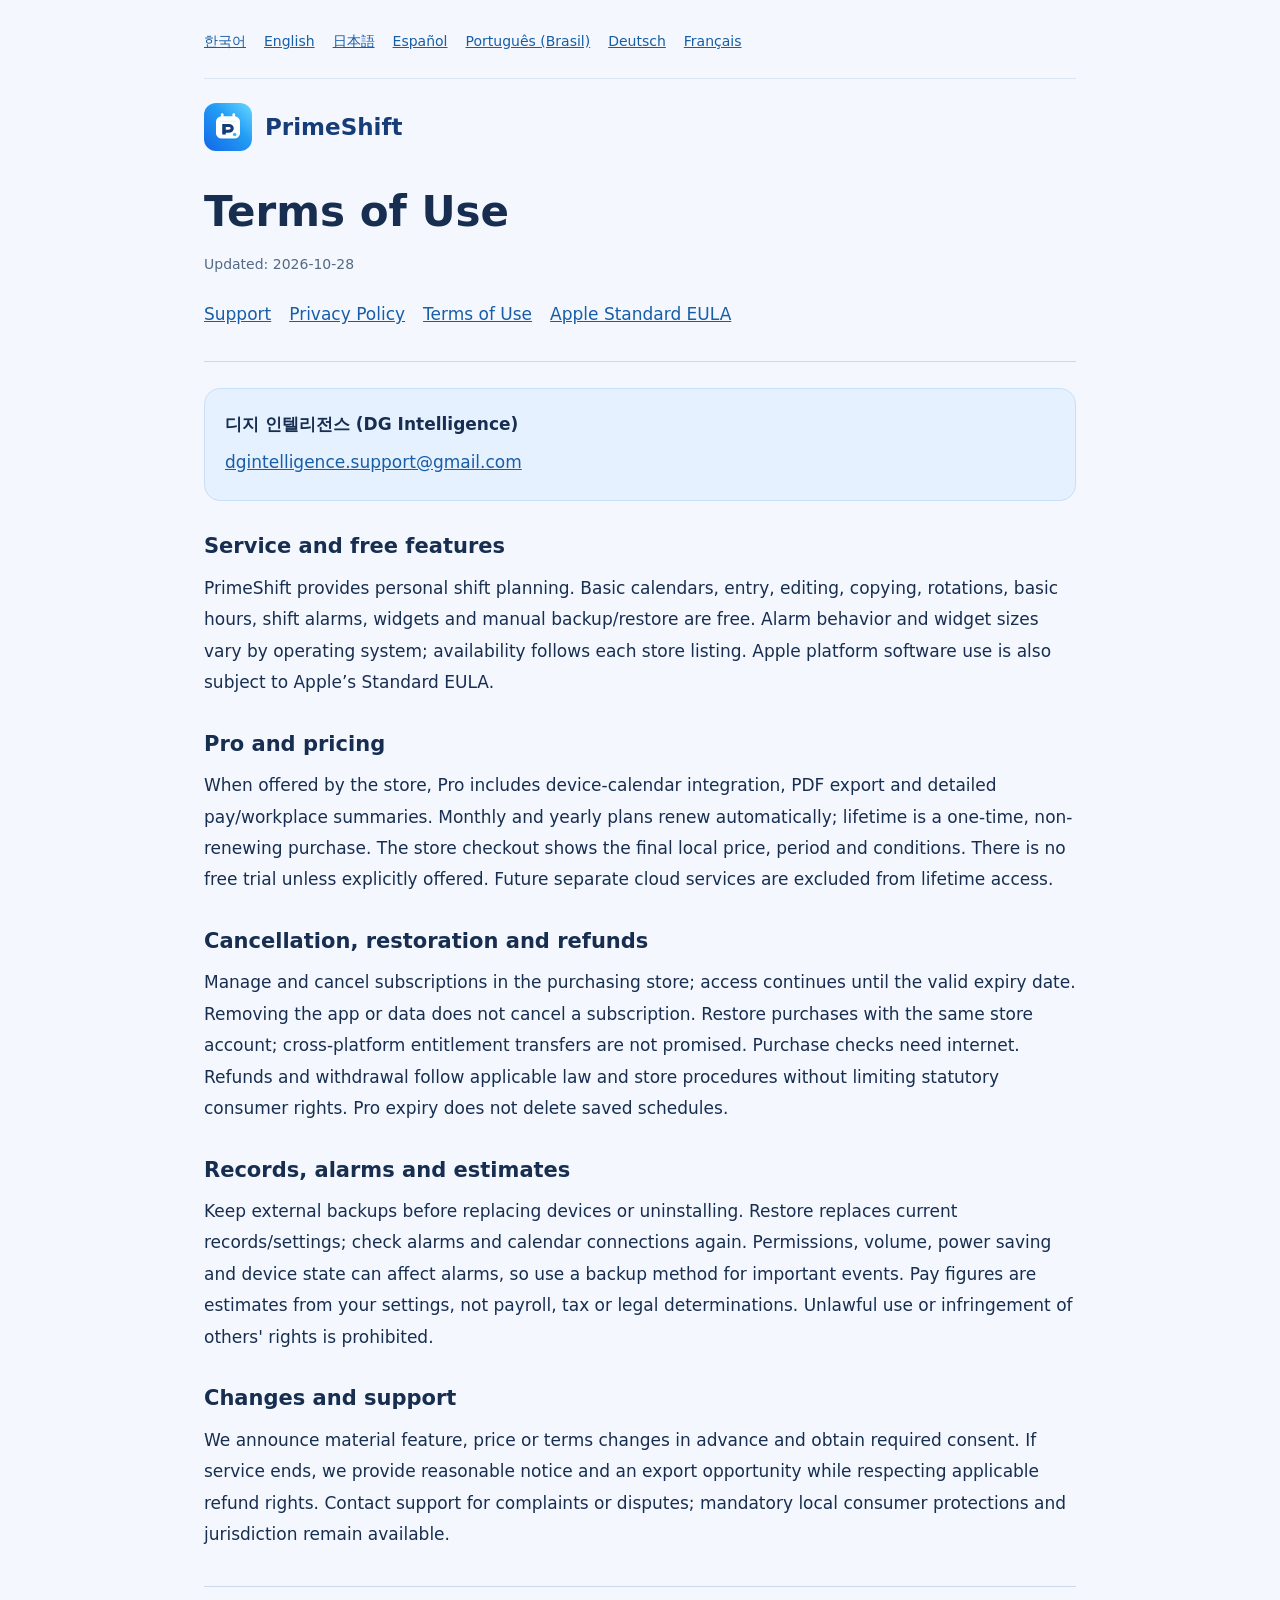
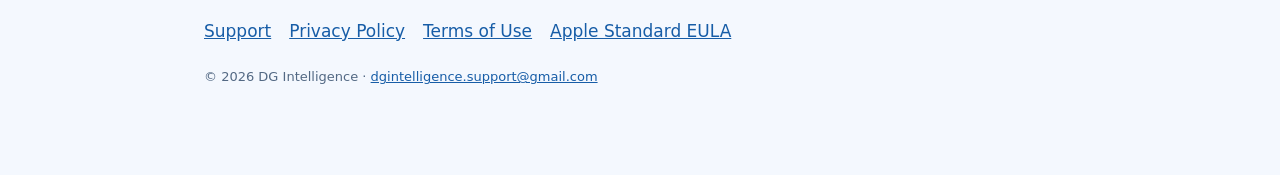
<file: terms.html>
<!doctype html>
<html lang="en"><head><meta charset="utf-8"><meta name="viewport" content="width=device-width,initial-scale=1"><meta name="referrer" content="no-referrer"><meta name="description" content="PrimeShift support, privacy and terms. Operated by DG Intelligence."><title>PrimeShift · Terms of Use</title><link rel="icon" href="icon.svg" type="image/svg+xml"><link rel="stylesheet" href="style.css"><script src="site.js" defer></script></head><body><main><nav class="languages" aria-label="Language"><a href="terms.html?lang=ko" lang="ko" hreflang="ko">한국어</a><a href="terms.html?lang=en" lang="en" hreflang="en">English</a><a href="terms.html?lang=ja" lang="ja" hreflang="ja">日本語</a><a href="terms.html?lang=es" lang="es" hreflang="es">Español</a><a href="terms.html?lang=pt-BR" lang="pt-BR" hreflang="pt-BR">Português (Brasil)</a><a href="terms.html?lang=de" lang="de" hreflang="de">Deutsch</a><a href="terms.html?lang=fr" lang="fr" hreflang="fr">Français</a></nav><article data-lang="ko" lang="ko" hidden><header><a class="brand" href="index.html?lang=ko"><img src="icon.svg" alt="" width="48" height="48">PrimeShift</a><h1>이용약관</h1><p class="date">최종 업데이트: 2026-10-28</p><nav class="pages" aria-label="PrimeShift"><a href="index.html?lang=ko">고객지원</a><a href="privacy.html?lang=ko">개인정보처리방침</a><a href="terms.html?lang=ko">이용약관</a><a href="https://www.apple.com/legal/internet-services/itunes/dev/stdeula/">Apple Standard EULA</a></nav></header><div class="contact"><b>디지 인텔리전스 (DG Intelligence)</b><a href="mailto:dgintelligence.support@gmail.com">dgintelligence.support@gmail.com</a></div><section><h2>서비스와 무료 기능</h2><p>프라임시프트는 개인 근무 일정 관리 도구입니다. 기본 근무표·입력·수정·복사·반복·기본 시간 집계·출근 알람·위젯·수동 백업과 복원을 무료로 제공합니다. 알람 방식과 위젯 크기는 운영체제에 따라 다르며 각 스토어의 배포 상태를 따릅니다. Apple 플랫폼의 소프트웨어 이용에는 Apple 표준 EULA도 적용됩니다.</p></section><section><h2>Pro와 결제</h2><p>스토어에서 판매를 시작하면 Pro는 기기 캘린더 연동, PDF, 상세 급여·근무처별 정산을 제공합니다. 월간·연간은 자동 갱신 구독, 평생은 자동 갱신 없는 일회성 구매입니다. 최종 현지 가격·기간·조건은 스토어 결제창에 표시합니다. 별도 고지가 없는 무료 체험은 없습니다. 향후 별도 클라우드 서비스는 평생 이용권에 포함되지 않습니다.</p></section><section><h2>해지·복원·환불</h2><p>구독은 구매한 스토어에서 관리하고 해지하며 유효한 만료일까지 이용합니다. 앱 삭제·데이터 삭제로 구독이 해지되지는 않습니다. 같은 스토어 계정으로 구매를 복원할 수 있으며 Android와 iOS 사이의 이용권 이전은 약속하지 않습니다. 구매 확인에는 인터넷이 필요합니다. 환불·청약 철회 등은 적용 법령과 스토어 절차를 따르며 소비자의 법정 권리를 제한하지 않습니다. Pro가 만료돼도 저장한 일정은 삭제하지 않습니다.</p></section><section><h2>데이터·알람·계산</h2><p>기기 변경·삭제 전에 앱 밖에 백업을 보관하세요. 복원은 현재 일정과 설정을 교체하며 알람·캘린더 연결은 다시 확인해야 합니다. 알람은 권한·음량·절전·기기 상태의 영향을 받으므로 중요한 일정에는 보조 수단을 함께 사용하세요. 급여는 사용자가 설정한 규칙에 따른 예상치이며 실제 급여명세·세금·법률 판단을 대신하지 않습니다. 불법 이용이나 타인의 권리 침해는 금지합니다.</p></section><section><h2>변경과 문의</h2><p>중요한 기능·가격·약관 변경은 사전에 알리고 필요한 동의를 받습니다. 서비스 종료 시 합리적인 사전 안내와 데이터 내보내기 기회를 제공하며 적용되는 환불 등 법정 권리를 존중합니다. 문의·분쟁은 지원 이메일로 접수하며 강행법상 소비자 권리와 관할을 배제하지 않습니다.</p></section><footer><nav class="pages" aria-label="PrimeShift"><a href="index.html?lang=ko">고객지원</a><a href="privacy.html?lang=ko">개인정보처리방침</a><a href="terms.html?lang=ko">이용약관</a><a href="https://www.apple.com/legal/internet-services/itunes/dev/stdeula/">Apple Standard EULA</a></nav><p>© 2026 DG Intelligence · <a href="mailto:dgintelligence.support@gmail.com">dgintelligence.support@gmail.com</a></p></footer></article>
<article data-lang="en" lang="en"><header><a class="brand" href="index.html?lang=en"><img src="icon.svg" alt="" width="48" height="48">PrimeShift</a><h1>Terms of Use</h1><p class="date">Updated: 2026-10-28</p><nav class="pages" aria-label="PrimeShift"><a href="index.html?lang=en">Support</a><a href="privacy.html?lang=en">Privacy Policy</a><a href="terms.html?lang=en">Terms of Use</a><a href="https://www.apple.com/legal/internet-services/itunes/dev/stdeula/">Apple Standard EULA</a></nav></header><div class="contact"><b>디지 인텔리전스 (DG Intelligence)</b><a href="mailto:dgintelligence.support@gmail.com">dgintelligence.support@gmail.com</a></div><section><h2>Service and free features</h2><p>PrimeShift provides personal shift planning. Basic calendars, entry, editing, copying, rotations, basic hours, shift alarms, widgets and manual backup/restore are free. Alarm behavior and widget sizes vary by operating system; availability follows each store listing. Apple platform software use is also subject to Apple’s Standard EULA.</p></section><section><h2>Pro and pricing</h2><p>When offered by the store, Pro includes device-calendar integration, PDF export and detailed pay/workplace summaries. Monthly and yearly plans renew automatically; lifetime is a one-time, non-renewing purchase. The store checkout shows the final local price, period and conditions. There is no free trial unless explicitly offered. Future separate cloud services are excluded from lifetime access.</p></section><section><h2>Cancellation, restoration and refunds</h2><p>Manage and cancel subscriptions in the purchasing store; access continues until the valid expiry date. Removing the app or data does not cancel a subscription. Restore purchases with the same store account; cross-platform entitlement transfers are not promised. Purchase checks need internet. Refunds and withdrawal follow applicable law and store procedures without limiting statutory consumer rights. Pro expiry does not delete saved schedules.</p></section><section><h2>Records, alarms and estimates</h2><p>Keep external backups before replacing devices or uninstalling. Restore replaces current records/settings; check alarms and calendar connections again. Permissions, volume, power saving and device state can affect alarms, so use a backup method for important events. Pay figures are estimates from your settings, not payroll, tax or legal determinations. Unlawful use or infringement of others' rights is prohibited.</p></section><section><h2>Changes and support</h2><p>We announce material feature, price or terms changes in advance and obtain required consent. If service ends, we provide reasonable notice and an export opportunity while respecting applicable refund rights. Contact support for complaints or disputes; mandatory local consumer protections and jurisdiction remain available.</p></section><footer><nav class="pages" aria-label="PrimeShift"><a href="index.html?lang=en">Support</a><a href="privacy.html?lang=en">Privacy Policy</a><a href="terms.html?lang=en">Terms of Use</a><a href="https://www.apple.com/legal/internet-services/itunes/dev/stdeula/">Apple Standard EULA</a></nav><p>© 2026 DG Intelligence · <a href="mailto:dgintelligence.support@gmail.com">dgintelligence.support@gmail.com</a></p></footer></article>
<article data-lang="ja" lang="ja" hidden><header><a class="brand" href="index.html?lang=ja"><img src="icon.svg" alt="" width="48" height="48">PrimeShift</a><h1>利用規約</h1><p class="date">最終更新日：2026年10月28日</p><nav class="pages" aria-label="PrimeShift"><a href="index.html?lang=ja">サポート</a><a href="privacy.html?lang=ja">プライバシーポリシー</a><a href="terms.html?lang=ja">利用規約</a><a href="https://www.apple.com/legal/internet-services/itunes/dev/stdeula/">Apple Standard EULA</a></nav></header><div class="contact"><b>디지 인텔리전스 (DG Intelligence)</b><a href="mailto:dgintelligence.support@gmail.com">dgintelligence.support@gmail.com</a></div><section><h2>サービスと無料機能</h2><p>個人用のシフト管理アプリです。基本カレンダー、入力・編集・コピー・繰り返し、基本時間集計、出勤アラーム、ウィジェット、手動バックアップ・復元は無料です。アラームの方式やウィジェットのサイズはOSにより異なり、提供状況は各ストアに従います。AppleプラットフォームではApple標準EULAも適用されます。</p></section><section><h2>Proと料金</h2><p>ストアで販売される場合、Proは端末カレンダー連携、PDF、詳細な給与・勤務先別集計を提供します。月間・年間は自動更新、買い切りは一回払いです。最終価格・期間・条件は決済画面に表示します。明示のない無料体験はなく、将来の別クラウドサービスは買い切りに含みません。</p></section><section><h2>解約・復元・返金</h2><p>購入ストアで購読を管理・解約し、有効な期限まで利用できます。アプリ削除では解約されません。同じストアアカウントで購入を復元でき、AndroidとiOS間の利用権移行は約束しません。確認には通信が必要です。返金・撤回は法令とストア手続きに従い、法定権利を制限しません。Pro満了でも予定は削除しません。</p></section><section><h2>記録とアラーム・計算</h2><p>機種変更や削除前に外部バックアップを保存してください。復元は現在データを置き換え、アラーム・カレンダー連携は再確認が必要です。権限・音量・省電力等はアラームに影響するため重要な予定には補助手段を使ってください。給与は設定に基づく概算で、実際の給与・税・法的判断の代用ではありません。不正利用や権利侵害は禁止します。</p></section><section><h2>変更と連絡</h2><p>重要な機能・料金・規約変更は事前に案内し、必要な同意を得ます。終了時は合理的な予告と書き出し機会を設け、適用される返金等の権利を尊重します。苦情・紛争は支援メールへご連絡ください。強行法上の消費者保護や管轄は排除しません。</p></section><footer><nav class="pages" aria-label="PrimeShift"><a href="index.html?lang=ja">サポート</a><a href="privacy.html?lang=ja">プライバシーポリシー</a><a href="terms.html?lang=ja">利用規約</a><a href="https://www.apple.com/legal/internet-services/itunes/dev/stdeula/">Apple Standard EULA</a></nav><p>© 2026 DG Intelligence · <a href="mailto:dgintelligence.support@gmail.com">dgintelligence.support@gmail.com</a></p></footer></article>
<article data-lang="es" lang="es" hidden><header><a class="brand" href="index.html?lang=es"><img src="icon.svg" alt="" width="48" height="48">PrimeShift</a><h1>Condiciones de uso</h1><p class="date">Actualizado: 2026-10-28</p><nav class="pages" aria-label="PrimeShift"><a href="index.html?lang=es">Soporte</a><a href="privacy.html?lang=es">Política de privacidad</a><a href="terms.html?lang=es">Condiciones de uso</a><a href="https://www.apple.com/legal/internet-services/itunes/dev/stdeula/">Apple Standard EULA</a></nav></header><div class="contact"><b>디지 인텔리전스 (DG Intelligence)</b><a href="mailto:dgintelligence.support@gmail.com">dgintelligence.support@gmail.com</a></div><section><h2>Servicio gratuito</h2><p>PrimeShift permite planificar turnos personales. Son gratis el calendario básico, entrada, edición, copia, rotaciones, horas básicas, alarmas, widgets y copia/restauración manual. Las alarmas y tamaños de widgets varían por sistema; la disponibilidad depende de cada tienda. En plataformas Apple también se aplica su EULA estándar.</p></section><section><h2>Pro y precios</h2><p>Cuando esté a la venta, Pro incluye integración con el calendario, PDF y resúmenes salariales y por centro. Mes y año se renuevan automáticamente; de por vida es un pago único sin renovación. La tienda muestra el precio local y las condiciones finales. No hay prueba gratuita salvo oferta expresa. Los futuros servicios de nube independientes no se incluyen.</p></section><section><h2>Cancelación, restauración y reembolso</h2><p>Gestiona y cancela en la tienda de compra; el acceso válido continúa hasta vencer. Desinstalar no cancela la suscripción. Restaura con la misma cuenta y tienda; no prometemos transferencias Android/iOS. La verificación requiere internet. Reembolsos y desistimiento siguen la ley y la tienda, sin limitar derechos legales. Vencer Pro no borra agendas.</p></section><section><h2>Datos, alarmas y estimaciones</h2><p>Guarda copias externas antes de cambiar de teléfono o desinstalar. Restaurar reemplaza datos y ajustes; revisa alarmas y calendarios. Permisos, volumen, ahorro y estado del dispositivo afectan las alarmas: usa un medio adicional para citas importantes. Los salarios son estimaciones de tus reglas, no determinaciones de nómina, impuestos o derecho. Se prohíben usos ilícitos e infracciones de derechos.</p></section><section><h2>Cambios y contacto</h2><p>Avisamos con antelación de cambios importantes de funciones, precios o condiciones y obtenemos el consentimiento necesario. Al cerrar el servicio damos aviso razonable y opción de exportar, respetando reembolsos aplicables. Envía reclamaciones al soporte. No excluimos protección ni jurisdicción imperativas del consumidor.</p></section><footer><nav class="pages" aria-label="PrimeShift"><a href="index.html?lang=es">Soporte</a><a href="privacy.html?lang=es">Política de privacidad</a><a href="terms.html?lang=es">Condiciones de uso</a><a href="https://www.apple.com/legal/internet-services/itunes/dev/stdeula/">Apple Standard EULA</a></nav><p>© 2026 DG Intelligence · <a href="mailto:dgintelligence.support@gmail.com">dgintelligence.support@gmail.com</a></p></footer></article>
<article data-lang="pt-BR" lang="pt-BR" hidden><header><a class="brand" href="index.html?lang=pt-BR"><img src="icon.svg" alt="" width="48" height="48">PrimeShift</a><h1>Termos de Uso</h1><p class="date">Atualizado: 2026-10-28</p><nav class="pages" aria-label="PrimeShift"><a href="index.html?lang=pt-BR">Suporte</a><a href="privacy.html?lang=pt-BR">Política de Privacidade</a><a href="terms.html?lang=pt-BR">Termos de Uso</a><a href="https://www.apple.com/legal/internet-services/itunes/dev/stdeula/">Apple Standard EULA</a></nav></header><div class="contact"><b>디지 인텔리전스 (DG Intelligence)</b><a href="mailto:dgintelligence.support@gmail.com">dgintelligence.support@gmail.com</a></div><section><h2>Serviço gratuito</h2><p>O PrimeShift organiza escalas pessoais. Calendário básico, inclusão, edição, cópia, ciclos, horas básicas, alarmes, widgets e backup/restauração manual são gratuitos. Alarmes e tamanhos de widgets variam conforme o sistema; a disponibilidade depende de cada loja. Nas plataformas Apple, aplica-se também o EULA padrão da Apple.</p></section><section><h2>Pro e preço</h2><p>Quando vendido na loja, Pro oferece calendário do dispositivo, PDF e relatórios detalhados por remuneração e trabalho. Mensal e anual renovam automaticamente; vitalício é pagamento único sem renovação. Valem o preço local e as condições finais da loja. Não há teste grátis salvo oferta expressa. Futuros serviços de nuvem separados não estão incluídos.</p></section><section><h2>Cancelamento, restauração e reembolso</h2><p>Gerencie e cancele na loja de compra; o acesso válido continua até vencer. Desinstalar não cancela. Restaure com a mesma loja e conta; não prometemos transferir acesso entre Android e iOS. A verificação precisa de internet. Reembolso e arrependimento seguem a lei e a loja, sem limitar direitos legais. O vencimento do Pro não apaga registros.</p></section><section><h2>Dados, alarmes e estimativas</h2><p>Guarde backups externos antes de trocar o aparelho ou desinstalar. A restauração substitui dados e ajustes; confira alarmes e calendários. Permissões, volume, economia e estado do aparelho afetam alarmes: use um meio adicional para compromissos importantes. Remuneração é estimativa dos seus ajustes, não cálculo oficial de folha, tributos ou direito. É proibido uso ilícito e violação de direitos.</p></section><section><h2>Mudanças e contato</h2><p>Avisamos alterações relevantes de funções, preço e termos com antecedência e obtemos consentimento necessário. Ao encerrar o serviço, oferecemos aviso razoável e exportação, respeitando direitos de reembolso. Reclamações devem ir ao suporte. Proteções e competência obrigatórias do consumidor continuam válidas.</p></section><footer><nav class="pages" aria-label="PrimeShift"><a href="index.html?lang=pt-BR">Suporte</a><a href="privacy.html?lang=pt-BR">Política de Privacidade</a><a href="terms.html?lang=pt-BR">Termos de Uso</a><a href="https://www.apple.com/legal/internet-services/itunes/dev/stdeula/">Apple Standard EULA</a></nav><p>© 2026 DG Intelligence · <a href="mailto:dgintelligence.support@gmail.com">dgintelligence.support@gmail.com</a></p></footer></article>
<article data-lang="de" lang="de" hidden><header><a class="brand" href="index.html?lang=de"><img src="icon.svg" alt="" width="48" height="48">PrimeShift</a><h1>Nutzungsbedingungen</h1><p class="date">Aktualisiert: 2026-10-28</p><nav class="pages" aria-label="PrimeShift"><a href="index.html?lang=de">Support</a><a href="privacy.html?lang=de">Datenschutzerklärung</a><a href="terms.html?lang=de">Nutzungsbedingungen</a><a href="https://www.apple.com/legal/internet-services/itunes/dev/stdeula/">Apple Standard EULA</a></nav></header><div class="contact"><b>디지 인텔리전스 (DG Intelligence)</b><a href="mailto:dgintelligence.support@gmail.com">dgintelligence.support@gmail.com</a></div><section><h2>Kostenlose Funktionen</h2><p>PrimeShift dient der persönlichen Schichtplanung. Basiskalender, Eingabe, Bearbeitung, Kopie, Rotation, einfache Stundenübersicht, Alarme, Widgets und manuelle Sicherung/Wiederherstellung sind kostenlos. Alarmverhalten und Widgetgrößen unterscheiden sich je Betriebssystem; die Verfügbarkeit richtet sich nach dem jeweiligen Store. Auf Apple-Plattformen gilt außerdem Apples Standard-EULA.</p></section><section><h2>Pro und Preise</h2><p>Sobald im Store angeboten, umfasst Pro Gerätekalender, PDF und detaillierte Vergütungs-/Arbeitsortberichte. Monats- und Jahresabo verlängern sich automatisch; der Dauerkauf ist einmalig. Endgültiger lokaler Preis, Zeitraum und Bedingungen stehen im Store. Ohne ausdrückliches Angebot gibt es keine Gratisprobe. Künftige separate Cloud-Dienste sind nicht enthalten.</p></section><section><h2>Kündigung, Wiederherstellung und Erstattung</h2><p>Verwalte und kündige im Kauf-Store; gültiger Zugang bleibt bis zum Ablauf. Deinstallation kündigt nicht. Stelle Käufe mit demselben Store-Konto wieder her; Android-/iOS-Übertragungen werden nicht zugesagt. Prüfung braucht Internet. Erstattung und Widerruf richten sich nach Gesetz und Store, ohne gesetzliche Rechte zu begrenzen. Pro-Ablauf löscht keine Pläne.</p></section><section><h2>Daten, Alarme und Berechnungen</h2><p>Sichere extern vor Gerätewechsel oder Deinstallation. Wiederherstellung ersetzt Daten/Einstellungen; prüfe Alarme und Kalender erneut. Berechtigungen, Lautstärke, Energiesparen und Gerätezustand beeinflussen Alarme: nutze bei wichtigen Terminen eine Absicherung. Vergütung ist eine Schätzung deiner Regeln, keine verbindliche Lohn-, Steuer- oder Rechtsentscheidung. Rechtswidrige Nutzung und Rechteverletzungen sind untersagt.</p></section><section><h2>Änderungen und Kontakt</h2><p>Wesentliche Funktions-, Preis- oder Vertragsänderungen kündigen wir vorab an und holen erforderliche Zustimmung ein. Bei Einstellung bieten wir angemessene Vorankündigung und Exportmöglichkeit unter Wahrung geltender Erstattungsrechte. Beschwerden gehen an den Support. Zwingende Verbraucherrechte und Gerichtsstände bleiben unberührt.</p></section><footer><nav class="pages" aria-label="PrimeShift"><a href="index.html?lang=de">Support</a><a href="privacy.html?lang=de">Datenschutzerklärung</a><a href="terms.html?lang=de">Nutzungsbedingungen</a><a href="https://www.apple.com/legal/internet-services/itunes/dev/stdeula/">Apple Standard EULA</a></nav><p>© 2026 DG Intelligence · <a href="mailto:dgintelligence.support@gmail.com">dgintelligence.support@gmail.com</a></p></footer></article>
<article data-lang="fr" lang="fr" hidden><header><a class="brand" href="index.html?lang=fr"><img src="icon.svg" alt="" width="48" height="48">PrimeShift</a><h1>Conditions d’utilisation</h1><p class="date">Mise à jour : 2026-10-28</p><nav class="pages" aria-label="PrimeShift"><a href="index.html?lang=fr">Assistance</a><a href="privacy.html?lang=fr">Politique de confidentialité</a><a href="terms.html?lang=fr">Conditions d’utilisation</a><a href="https://www.apple.com/legal/internet-services/itunes/dev/stdeula/">Apple Standard EULA</a></nav></header><div class="contact"><b>디지 인텔리전스 (DG Intelligence)</b><a href="mailto:dgintelligence.support@gmail.com">dgintelligence.support@gmail.com</a></div><section><h2>Service gratuit</h2><p>PrimeShift organise les services personnels. Calendrier de base, saisie, modification, copie, rotations, heures de base, alarmes, widgets et sauvegarde/restauration manuelle sont gratuits. Alarmes et tailles de widgets varient selon le système ; la disponibilité dépend de chaque boutique. Sur les plateformes Apple, l’EULA standard d’Apple s’applique également.</p></section><section><h2>Pro et prix</h2><p>Quand proposé par la boutique, Pro inclut calendrier de l’appareil, PDF et rapports détaillés de rémunération et par lieu. Mois et année se renouvellent automatiquement ; l’achat à vie est unique sans renouvellement. Le prix local et les conditions finaux sont affichés par la boutique. Aucun essai gratuit sans offre explicite. Les futurs services cloud distincts sont exclus.</p></section><section><h2>Annulation, restauration et remboursement</h2><p>Gérez et résiliez dans la boutique d’achat ; l’accès valide continue jusqu’à échéance. Désinstaller ne résilie pas. Restaurez avec la même boutique et le même compte ; aucun transfert Android/iOS n’est promis. La vérification nécessite internet. Remboursement et rétractation suivent la loi et la boutique sans limiter les droits légaux. L’expiration Pro n’efface pas les plannings.</p></section><section><h2>Données, alarmes et estimations</h2><p>Gardez une sauvegarde externe avant changement ou suppression. Restaurer remplace données et réglages ; revérifiez alarmes et calendriers. Autorisations, volume, économie d’énergie et état de l’appareil peuvent affecter les alarmes : prévoyez un moyen complémentaire pour les rendez-vous importants. La rémunération est une estimation de vos règles, sans remplacer paie officielle, fiscalité ou conseil juridique. L’usage illicite et les atteintes aux droits sont interdits.</p></section><section><h2>Changements et contact</h2><p>Nous annonçons à l’avance les changements importants de fonctions, prix ou conditions et recueillons le consentement nécessaire. En cas d’arrêt, nous donnons un préavis raisonnable et une possibilité d’exportation, dans le respect des remboursements applicables. Adressez réclamations et litiges au support. Les protections et juridictions impératives du consommateur restent valables.</p></section><footer><nav class="pages" aria-label="PrimeShift"><a href="index.html?lang=fr">Assistance</a><a href="privacy.html?lang=fr">Politique de confidentialité</a><a href="terms.html?lang=fr">Conditions d’utilisation</a><a href="https://www.apple.com/legal/internet-services/itunes/dev/stdeula/">Apple Standard EULA</a></nav><p>© 2026 DG Intelligence · <a href="mailto:dgintelligence.support@gmail.com">dgintelligence.support@gmail.com</a></p></footer></article></main></body></html>
</file>
<file: style.css>
*{box-sizing:border-box}html{color-scheme:light;scroll-behavior:smooth}body{margin:0;background:#f4f8fe;color:#172e51;font:17px/1.85 system-ui,-apple-system,BlinkMacSystemFont,"Segoe UI",sans-serif}main{max-width:920px;margin:auto;padding:20px 24px 70px}[hidden]{display:none!important}header{padding:24px 0;border-bottom:1px solid #cbd9ed}.brand{display:inline-flex;align-items:center;gap:13px;font-size:23px;font-weight:750;text-decoration:none;color:#173d78}h1,h2,summary{overflow-wrap:anywhere;hyphens:auto}h1{font-size:clamp(28px,6vw,42px);line-height:1.3;margin:24px 0 12px}h2{font-size:21px;line-height:1.5;margin:30px 0 10px}p{margin:0 0 15px;overflow-wrap:anywhere}a{color:#175da7;overflow-wrap:anywhere}a:focus-visible,summary:focus-visible{outline:3px solid #4899e8;outline-offset:4px}nav{display:flex;flex-wrap:wrap;gap:3px 18px}nav a{display:inline-flex;align-items:center;min-height:44px}.languages{font-size:14px;border-bottom:1px solid #dce6f3;padding-bottom:14px}.date{color:#536984;font-size:14px}.intro{color:#415d7e}.contact{background:#e6f1ff;border:1px solid #c9dff7;border-radius:16px;display:grid;gap:4px;padding:20px;margin:26px 0}.contact a{font-size:clamp(13px,3.8vw,17px);min-height:36px;display:inline-flex;align-items:center}section{scroll-margin-top:20px}details{background:#fff;border:1px solid #d1dff0;border-radius:14px;margin:14px 0;padding:0 18px}summary{padding:17px 0;font-weight:650;cursor:pointer}details p{margin-bottom:20px}footer{border-top:1px solid #cbd9ed;margin-top:36px;padding-top:22px}footer p{font-size:13px;color:#536984;margin-top:12px}ul{padding-left:25px}@media(max-width:380px){main{padding:16px 18px 50px}body{font-size:16px}nav{column-gap:14px}.contact{padding:16px}.languages{font-size:13px}}
</file>
